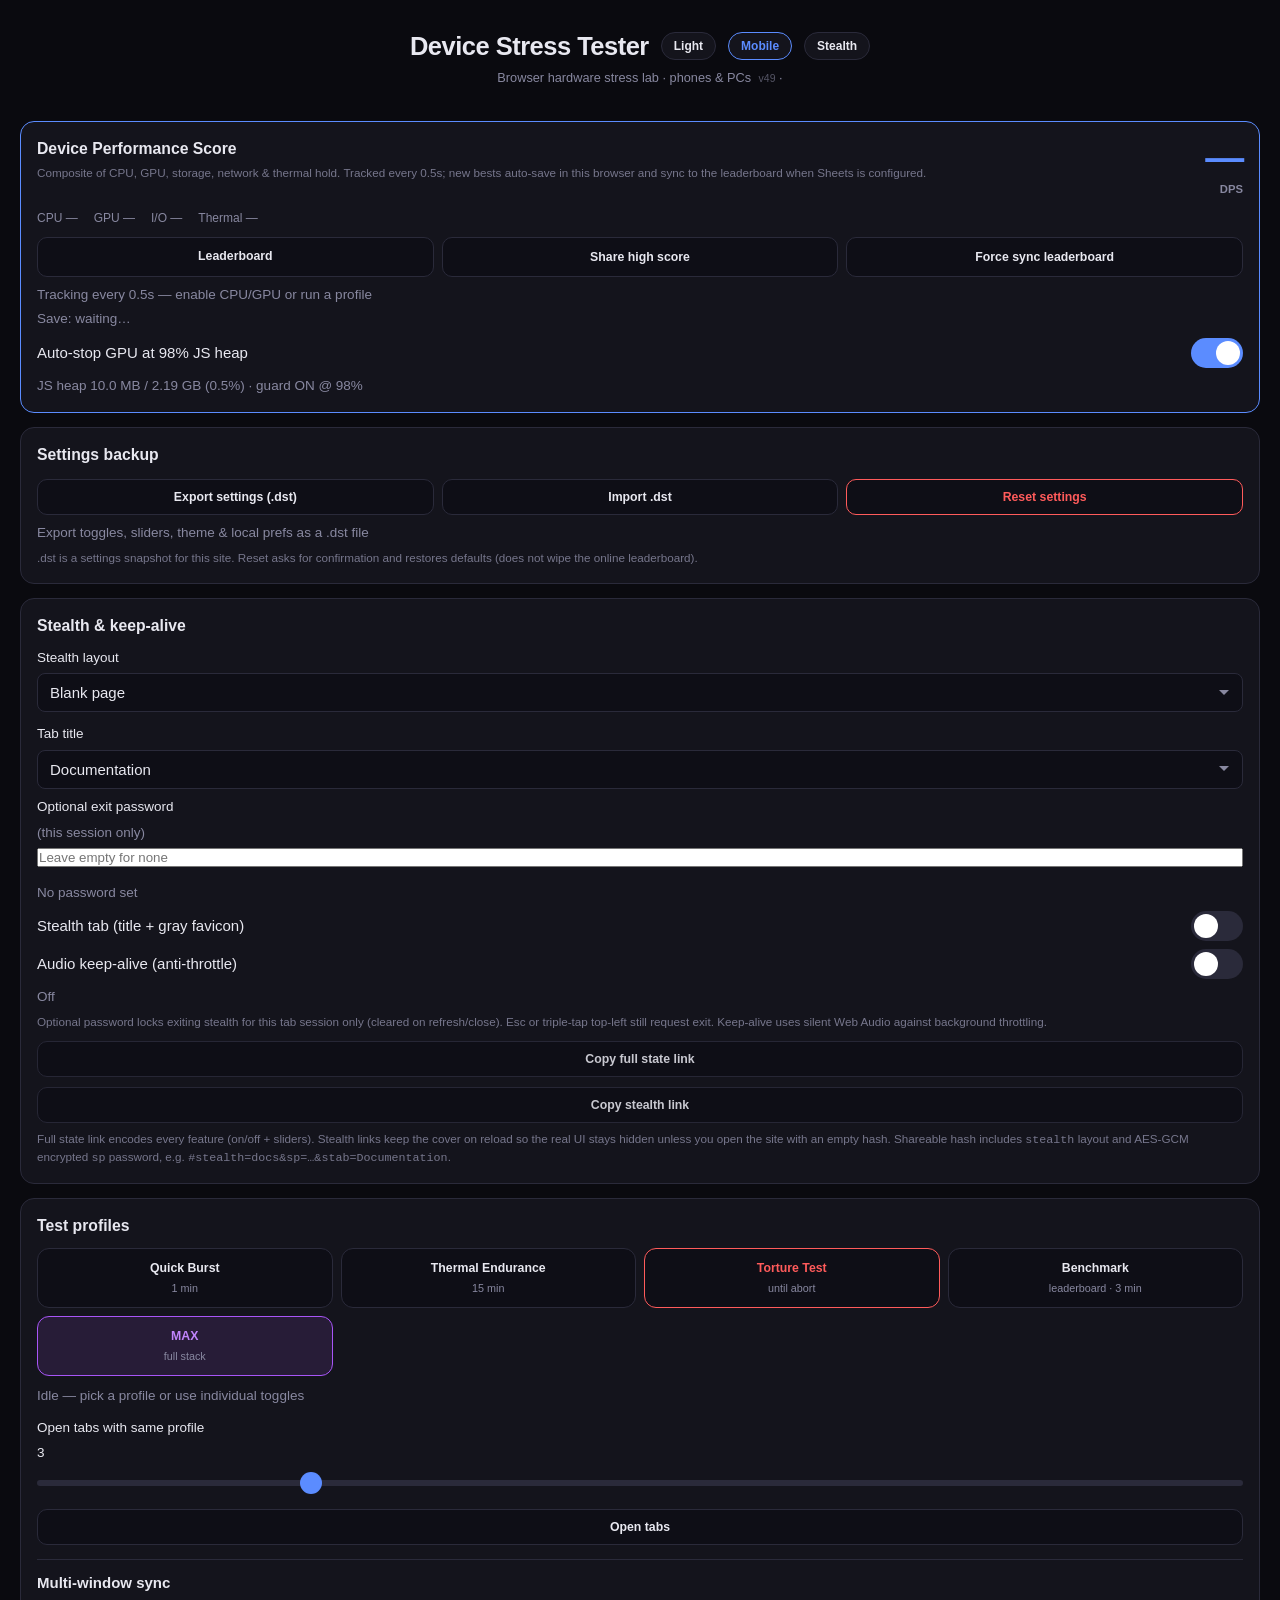
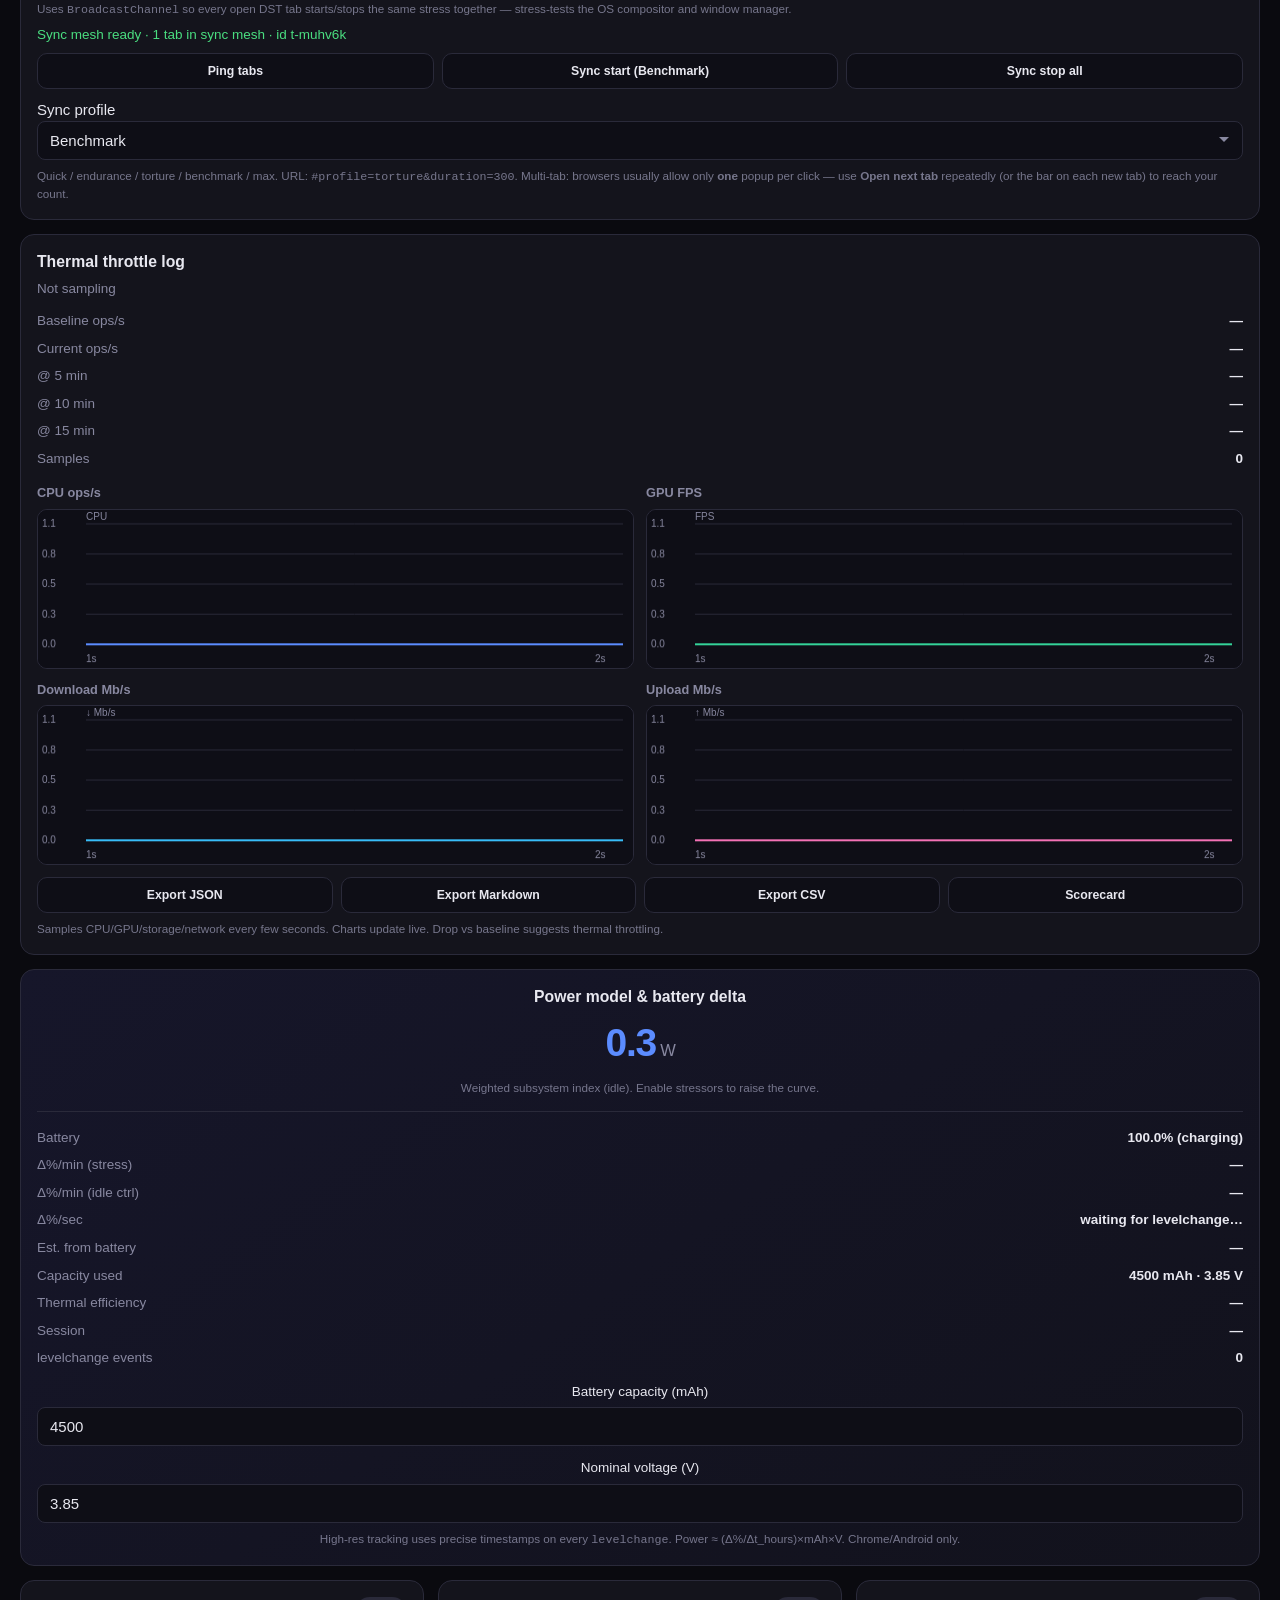
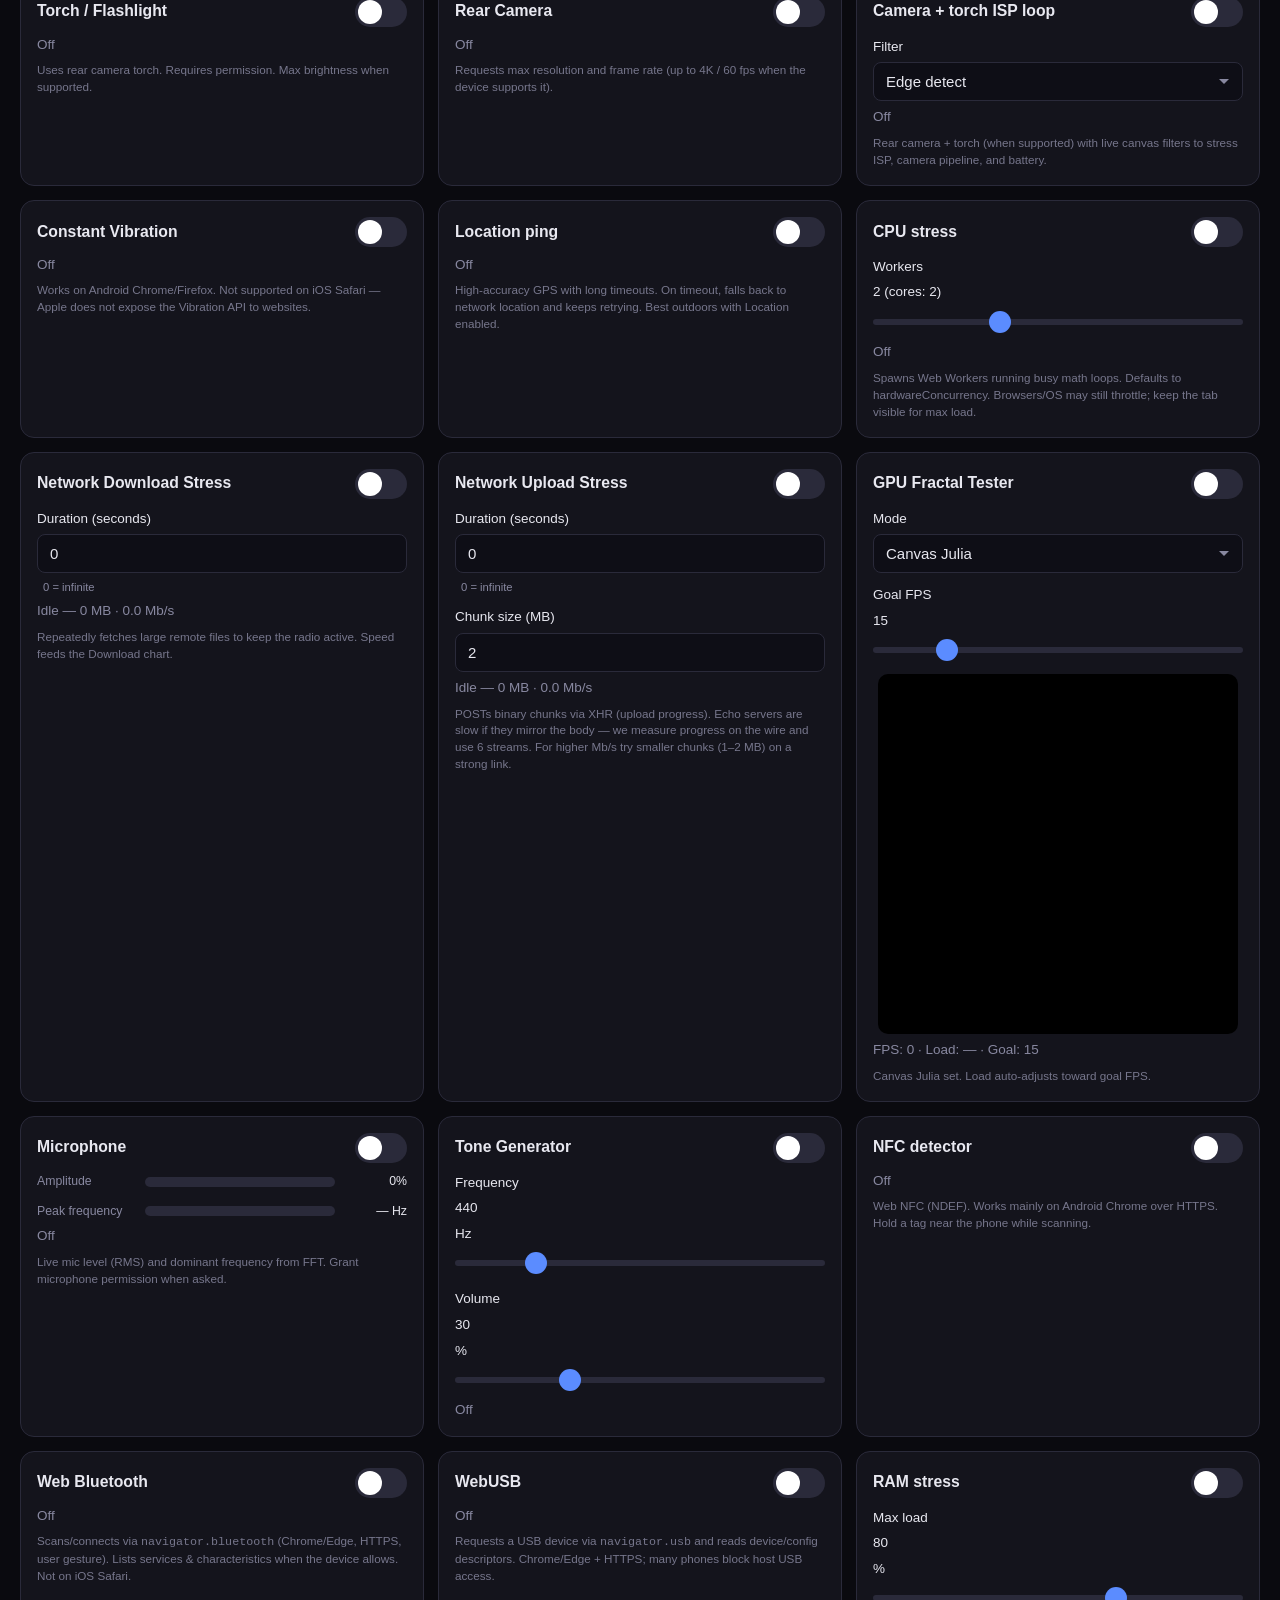
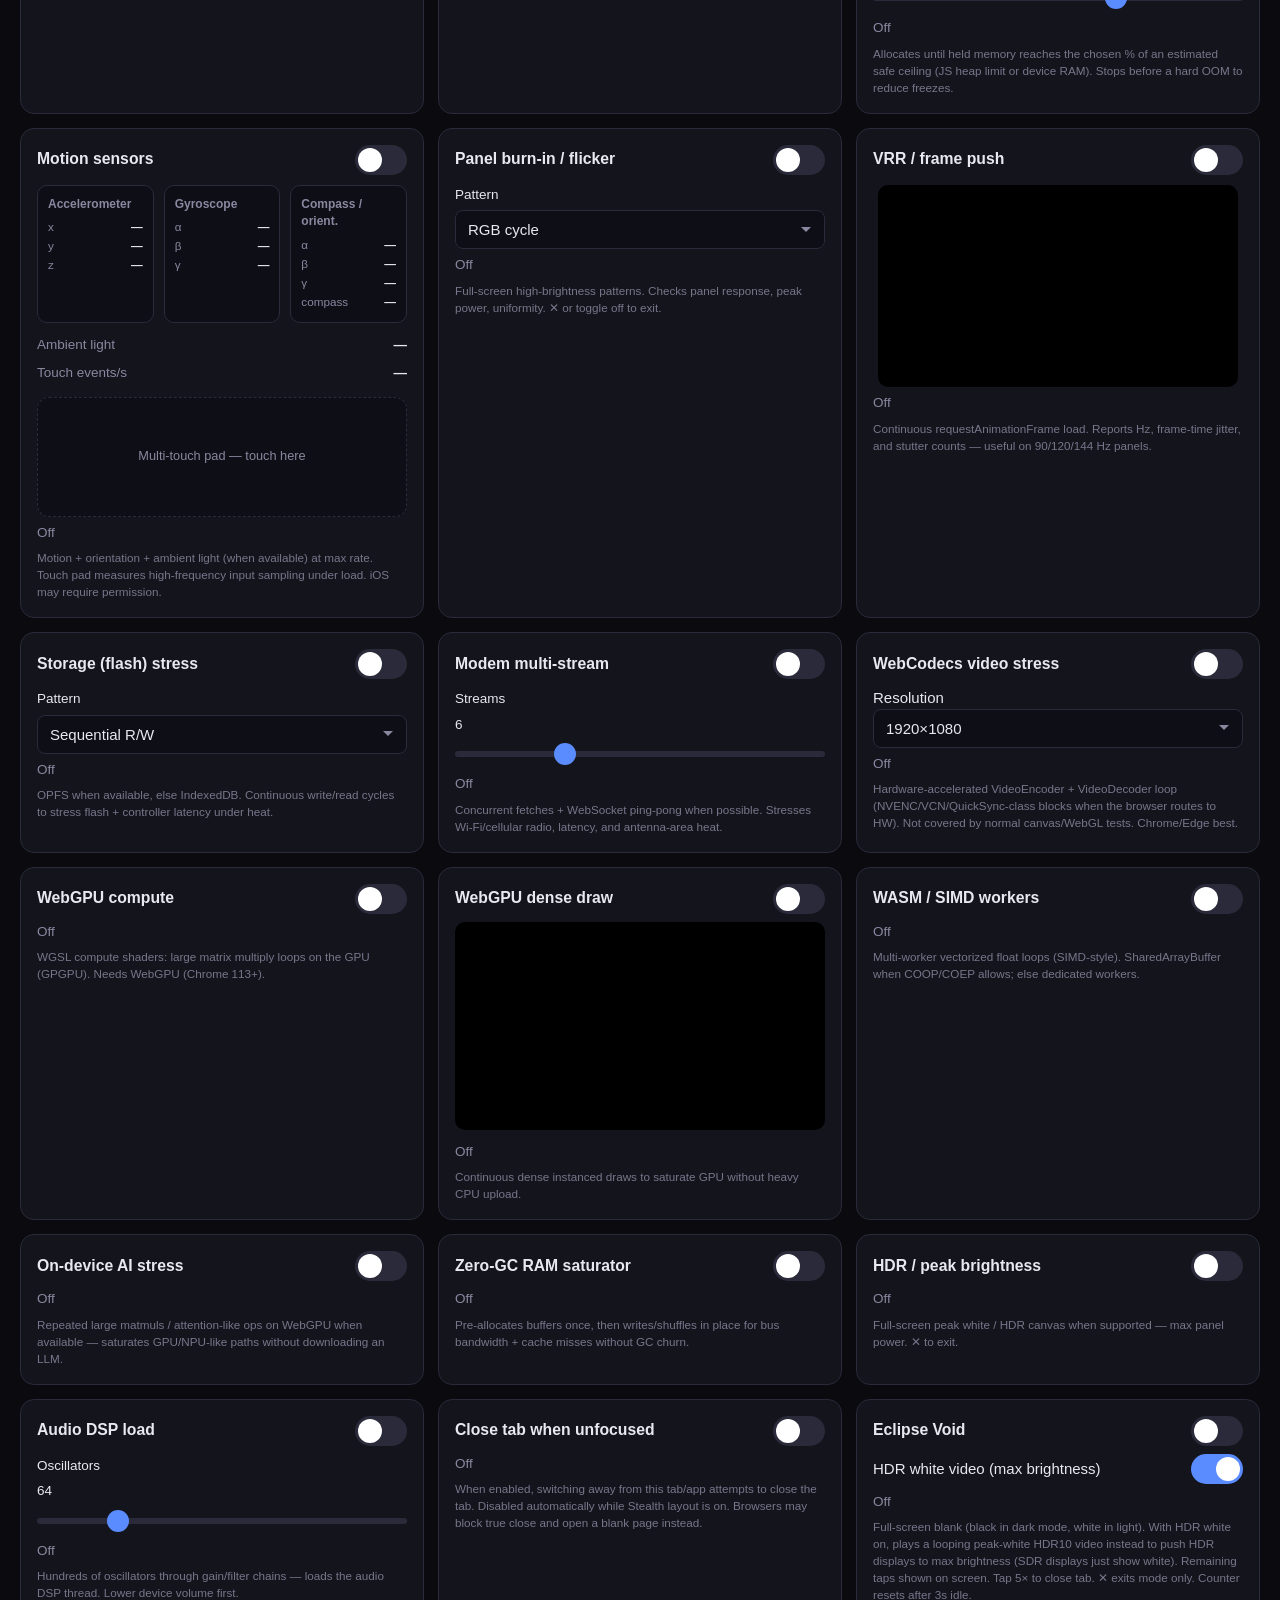
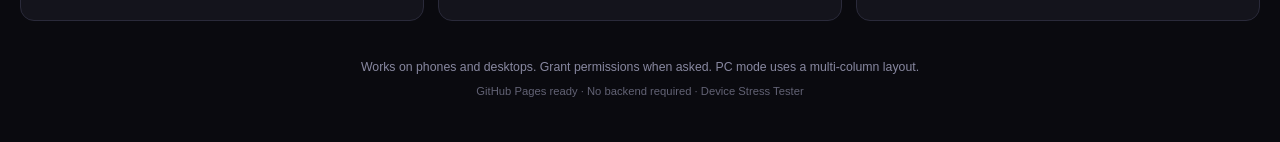
<file: index.html>
<!DOCTYPE html>
<html lang="en">
<head>
  <meta charset="UTF-8" />
  <meta name="viewport" content="width=device-width, initial-scale=1, maximum-scale=1, user-scalable=no, viewport-fit=cover" />
  <meta name="theme-color" content="#0a0a0f" />
  <meta name="apple-mobile-web-app-capable" content="yes" />
  <meta name="apple-mobile-web-app-status-bar-style" content="black-translucent" />
  <!-- Discourage aggressive caching so GitHub Pages updates show up -->
  <meta http-equiv="Cache-Control" content="no-cache, no-store, must-revalidate" />
  <meta http-equiv="Pragma" content="no-cache" />
  <meta http-equiv="Expires" content="0" />
  <title>Device Stress Tester</title>
  <link rel="icon" id="appFavicon" href="data:image/svg+xml,%3Csvg xmlns='http://www.w3.org/2000/svg' viewBox='0 0 32 32'%3E%3Crect width='32' height='32' rx='6' fill='%235b8cff'/%3E%3C/svg%3E" />
  <!-- Bump ?v= when you deploy so browsers fetch fresh assets -->
    <script>
    (function () {
      try {
        var h = (location.hash || "").replace(/^#/, "");
        if (/(?:^|&)stealth=/.test(h)) {
          document.documentElement.classList.add("boot-stealth");
          if (/stealth=docs/.test(h)) document.documentElement.classList.add("boot-stealth-docs");
          if (/stealth=terminal/.test(h)) document.documentElement.classList.add("boot-stealth-terminal");
        }
      } catch (e) {}
    })();
  </script>
  <style id="boot-stealth-style">
    html.boot-stealth body { background: #f7f7f8 !important; }
    html.boot-stealth .app { visibility: hidden !important; pointer-events: none !important; }
    html.boot-stealth::after {
      content: "";
      position: fixed;
      inset: 0;
      z-index: 2147483646;
      background: #ffffff;
      pointer-events: none;
    }
    html.boot-stealth.boot-stealth-docs::after { background: #fafafa; }
    html.boot-stealth.boot-stealth-terminal::after { background: #0c0c0c; }
  </style>
  <link rel="stylesheet" href="styles.css?v=49" />
</head>
<body>
  <div class="app">
    <header>
      <div class="header-row">
        <h1>Device Stress Tester</h1>
        <button type="button" id="themeToggle" class="theme-btn" aria-label="Toggle light mode">Light</button>
        <button type="button" id="pcModeToggle" class="theme-btn" aria-label="Toggle PC multi-column layout">PC</button>
        <button type="button" id="stealthToggle" class="theme-btn" aria-label="Toggle stealth mode">Stealth</button>
      </div>
      <p class="subtitle">Browser hardware stress lab · phones &amp; PCs <span id="buildTag" class="build-tag">v49</span> · <span id="viewCounter" class="view-counter" title="Total page views">views …</span></p>
    </header>

    <!-- Absolute device score -->
    <section class="card card-span-all abs-score-card" id="absScoreCard">
      <div class="abs-score-row">
        <div>
          <h2>Device Performance Score</h2>
          <p class="hint" style="margin:4px 0 0">Composite of CPU, GPU, storage, network &amp; thermal hold. Tracked every 0.5s; new bests auto-save in this browser and sync to the leaderboard when Sheets is configured.</p>
        </div>
        <div class="abs-score-value-wrap">
          <span id="absScoreValue" class="abs-score-value">—</span>
          <span class="abs-score-unit">DPS</span>
        </div>
      </div>
      <div class="abs-score-breakdown" id="absScoreBreakdown">
        <span>CPU —</span><span>GPU —</span><span>I/O —</span><span>Thermal —</span>
      </div>
      <div class="export-row" style="margin-top:10px">
        <a class="export-btn" href="leaderboard.html" style="text-align:center;text-decoration:none">Leaderboard</a>
        <button type="button" class="export-btn" id="shareScoreBtn">Share high score</button>
        <button type="button" class="export-btn" id="submitScoreBtn">Force sync leaderboard</button>
      </div>
      <p class="status" id="absScoreStatus" style="margin-top:8px">Tracking DPS every 0.5s · local auto-save on new best</p>
      <p class="status" id="absSaveStatus" style="margin-top:4px">Save: waiting…</p>
      <div class="card-header" style="margin-top:10px">
        <span>Auto-stop GPU at 98% JS heap</span>
        <label class="switch">
          <input type="checkbox" id="memProtectToggle" checked />
          <span class="slider"></span>
        </label>
      </div>
      <p class="status" id="memStatus" style="margin-top:6px">Memory: —</p>
    </section>

    <section class="card card-span-all" id="settingsCard">
      <h2>Settings backup</h2>
      <div class="export-row">
        <button type="button" class="export-btn" id="exportSettingsBtn">Export settings (.dst)</button>
        <button type="button" class="export-btn" id="importSettingsBtn">Import .dst</button>
        <button type="button" class="export-btn" id="resetSettingsBtn" style="border-color:var(--danger);color:var(--danger)">Reset settings</button>
      </div>
      <input type="file" id="importSettingsFile" accept=".dst,application/json,.json" hidden />
      <p class="status" id="settingsBackupStatus" style="margin-top:8px">Export toggles, sliders, theme &amp; local prefs as a .dst file</p>
      <p class="hint">.dst is a settings snapshot for this site. Reset asks for confirmation and restores defaults (does not wipe the online leaderboard).</p>
    </section>

    <!-- Stealth / keep-alive controls -->
    <section class="card card-span-all" id="stealthCard">
      <h2>Stealth &amp; keep-alive</h2>
      <div class="controls">
        <label>
          Stealth layout
          <select id="stealthLayout">
            <option value="blank">Blank page</option>
            <option value="docs">Documentation</option>
            <option value="terminal">Terminal</option>
          </select>
        </label>
        <label>
          Tab title
          <select id="stealthTitle">
            <option value="Documentation">Documentation</option>
            <option value="Blank Page">Blank Page</option>
            <option value="Notes">Notes</option>
            <option value="about:blank">about:blank</option>
            <option value="Inbox">Inbox</option>
          </select>
        </label>
      </div>
      <div class="controls" style="margin-top:8px">
        <label>
          Optional exit password <span style="font-weight:400;color:var(--muted)">(this session only)</span>
          <input type="password" id="stealthPassword" placeholder="Leave empty for none" autocomplete="new-password" />
        </label>
        <p class="status" id="stealthPassStatus" style="margin:4px 0 0">No password set</p>
      </div>
      <div class="card-header" style="margin-top:8px">
        <span>Stealth tab (title + gray favicon)</span>
        <label class="switch">
          <input type="checkbox" id="stealthTabToggle" />
          <span class="slider"></span>
        </label>
      </div>
      <div class="card-header">
        <span>Audio keep-alive (anti-throttle)</span>
        <label class="switch">
          <input type="checkbox" id="keepAliveToggle" />
          <span class="slider"></span>
        </label>
      </div>
      <p class="status" id="keepAliveStatus">Off</p>
      <p class="hint">Optional password locks exiting stealth for this tab session only (cleared on refresh/close). Esc or triple-tap top-left still request exit. Keep-alive uses silent Web Audio against background throttling.
      <button type="button" class="export-btn" id="copyFullLink" style="margin-top:10px;width:100%">Copy full state link</button>
      <button type="button" class="export-btn" id="copyStealthLink" style="margin-top:10px;width:100%">Copy stealth link</button>
      <p class="hint">Full state link encodes every feature (on/off + sliders). Stealth links keep the cover on reload so the real UI stays hidden unless you open the site with an empty hash. Shareable hash includes <code>stealth</code> layout and AES-GCM encrypted <code>sp</code> password, e.g. <code>#stealth=docs&amp;sp=…&amp;stab=Documentation</code>.</p>
    </section>


    <!-- Preset profiles -->
    <section class="card preset-card card-span-all">
      <h2>Test profiles</h2>
      <div class="preset-btns">
        <button type="button" class="preset-btn" id="presetQuick">Quick Burst<br /><span>1 min</span></button>
        <button type="button" class="preset-btn" id="presetEndurance">Thermal Endurance<br /><span>15 min</span></button>
        <button type="button" class="preset-btn preset-btn-danger" id="presetTorture">Torture Test<br /><span>until abort</span></button>
        <button type="button" class="preset-btn" id="presetBenchmark">Benchmark<br /><span>leaderboard · 3 min</span></button>
        <button type="button" class="preset-btn preset-btn-max" id="presetMax">MAX<br /><span>full stack</span></button>
      </div>
      <p class="status" id="presetStatus">Idle — pick a profile or use individual toggles</p>
      <button type="button" class="preset-abort" id="presetAbort" hidden>Abort profile</button>
      <div class="controls" style="margin-top:12px">
        <label>
          Open tabs with same profile <span id="multiTabValue">3</span>
          <input type="range" id="multiTabSlider" min="1" max="10" value="3" step="1" />
        </label>
        <button type="button" class="export-btn" id="multiTabOpen">Open tabs</button>
      </div>

      <div class="sync-box" id="multiWindowSync" style="margin-top:14px;padding-top:12px;border-top:1px solid var(--border)">
        <h3 style="margin:0 0 8px;font-size:1rem">Multi-window sync</h3>
        <p class="hint" style="margin-top:0">Uses <code>BroadcastChannel</code> so every open DST tab starts/stops the same stress together — stress-tests the OS compositor and window manager.</p>
        <p class="status" id="syncStatus">Sync idle · 1 local tab</p>
        <div class="export-row" style="margin-top:8px">
          <button type="button" class="export-btn" id="syncPingBtn">Ping tabs</button>
          <button type="button" class="export-btn" id="syncStartBtn">Sync start (Benchmark)</button>
          <button type="button" class="export-btn" id="syncStopBtn">Sync stop all</button>
        </div>
        <label style="display:block;margin-top:10px">
          Sync profile
          <select id="syncProfile">
            <option value="benchmark">Benchmark</option>
            <option value="endurance">Thermal Endurance</option>
            <option value="torture">Torture</option>
            <option value="max">MAX</option>
            <option value="quick">Quick Burst</option>
          </select>
        </label>
      </div>
      <div id="spawnBar" class="spawn-bar" hidden>
        <p id="spawnBarText">Browser blocked extra tabs.</p>
        <button type="button" class="export-btn" id="spawnNextBtn">Open next tab</button>
      </div>
      <p class="hint">Quick / endurance / torture / benchmark / max. URL: <code>#profile=torture&amp;duration=300</code>. Multi-tab: browsers usually allow only <strong>one</strong> popup per click — use <strong>Open next tab</strong> repeatedly (or the bar on each new tab) to reach your count.</p>
    </section>

    <!-- Thermal / performance telemetry -->
    <section class="card card-span-all">
      <h2>Thermal throttle log</h2>
      <p class="status" id="throttleStatus">Not sampling</p>
      <div class="throttle-stats">
        <div class="battery-row"><span>Baseline ops/s</span><span id="telBaseline">—</span></div>
        <div class="battery-row"><span>Current ops/s</span><span id="telCurrent">—</span></div>
        <div class="battery-row"><span>@ 5 min</span><span id="tel5">—</span></div>
        <div class="battery-row"><span>@ 10 min</span><span id="tel10">—</span></div>
        <div class="battery-row"><span>@ 15 min</span><span id="tel15">—</span></div>
        <div class="battery-row"><span>Samples</span><span id="telSamples">0</span></div>
      </div>
      <div class="perf-charts">
        <div class="perf-chart-wrap">
          <h3>CPU ops/s</h3>
          <canvas id="cpuChart" width="640" height="180"></canvas>
        </div>
        <div class="perf-chart-wrap">
          <h3>GPU FPS</h3>
          <canvas id="gpuChart" width="640" height="180"></canvas>
        </div>
        <div class="perf-chart-wrap">
          <h3>Download Mb/s</h3>
          <canvas id="netDownChart" width="640" height="180"></canvas>
        </div>
        <div class="perf-chart-wrap">
          <h3>Upload Mb/s</h3>
          <canvas id="netUpChart" width="640" height="180"></canvas>
        </div>
      </div>
      <div class="export-row">
        <button type="button" class="export-btn" id="exportJson">Export JSON</button>
        <button type="button" class="export-btn" id="exportMd">Export Markdown</button>
        <button type="button" class="export-btn" id="exportCsv">Export CSV</button>
        <button type="button" class="export-btn" id="exportScorecard">Scorecard</button>
      </div>
      <p class="hint">Samples CPU/GPU/storage/network every few seconds. Charts update live. Drop vs baseline suggests thermal throttling.</p>
    </section>

    <!-- Scorecard (for screenshot) -->
    <section class="card scorecard-card card-span-all" id="scorecardCard" hidden>
      <h2>Performance scorecard</h2>
      <pre id="scorecardText" class="scorecard-pre"></pre>
      <div class="perf-charts scorecard-charts">
        <div class="perf-chart-wrap">
          <h3>CPU ops/s</h3>
          <canvas id="cpuChartCard" width="640" height="180"></canvas>
        </div>
        <div class="perf-chart-wrap">
          <h3>GPU FPS</h3>
          <canvas id="gpuChartCard" width="640" height="180"></canvas>
        </div>
      </div>
      <div class="export-row">
        <button type="button" class="export-btn" id="copyScorecard">Copy summary</button>
        <button type="button" class="export-btn" id="exportMdFromCard">Download Markdown</button>
      </div>
    </section>

    <section class="card power-card card-span-all">
      <h2>Power model &amp; battery delta</h2>
      <div class="power-display">
        <span id="powerWatts">0.0</span><span class="unit">W</span>
      </div>
      <p class="hint" id="powerModelHint">Weighted subsystem index (relative W). Battery-derived mW appears when level drops.</p>
      <div class="battery-stats">
        <div class="battery-row"><span>Battery</span><span id="batteryLevel">—</span></div>
        <div class="battery-row"><span>Δ%/min (stress)</span><span id="batteryDropMin">—</span></div>
        <div class="battery-row"><span>Δ%/min (idle ctrl)</span><span id="batteryIdleRate">—</span></div>
        <div class="battery-row"><span>Δ%/sec</span><span id="batteryDropSec">—</span></div>
        <div class="battery-row"><span>Est. from battery</span><span id="batteryMw">—</span></div>
        <div class="battery-row"><span>Capacity used</span><span id="batteryCap">—</span></div>
        <div class="battery-row"><span>Thermal efficiency</span><span id="thermalEff">—</span></div>
        <div class="battery-row"><span>Session</span><span id="batterySession">—</span></div>
        <div class="battery-row"><span>levelchange events</span><span id="batteryEvents">0</span></div>
      </div>
      <div class="controls" style="margin-top:10px">
        <label>
          Battery capacity (mAh)
          <input type="number" id="batteryCapacityMah" value="4500" min="500" max="30000" step="100" />
        </label>
        <label>
          Nominal voltage (V)
          <input type="number" id="batteryVoltage" value="3.85" min="3.0" max="5.0" step="0.01" />
        </label>
      </div>
      <p class="hint" id="batteryHint">High-res tracking uses precise timestamps on every <code>levelchange</code>. Power ≈ (Δ%/Δt_hours)×mAh×V. Chrome/Android only.</p>
    </section>

    <!-- Torch -->
    <section class="card">
      <div class="card-header">
        <h2>Torch / Flashlight</h2>
        <label class="switch">
          <input type="checkbox" id="torchToggle" />
          <span class="slider"></span>
        </label>
      </div>
      <p class="status" id="torchStatus">Off</p>
      <p class="hint">Uses rear camera torch. Requires permission. Max brightness when supported.</p>
    </section>

    <!-- Camera -->
    <section class="card">
      <div class="card-header">
        <h2>Rear Camera</h2>
        <label class="switch">
          <input type="checkbox" id="cameraToggle" />
          <span class="slider"></span>
        </label>
      </div>
      <div class="camera-wrap">
        <video id="cameraPreview" playsinline muted autoplay></video>
        <canvas id="cameraCanvas" style="display:none"></canvas>
      </div>
      <p class="status" id="cameraStatus">Off</p>
      <p class="hint">Requests max resolution and frame rate (up to 4K / 60 fps when the device supports it).</p>
    </section>

    <!-- Camera + torch ISP loop -->
    <section class="card">
      <div class="card-header">
        <h2>Camera + torch ISP loop</h2>
        <label class="switch">
          <input type="checkbox" id="ispToggle" />
          <span class="slider"></span>
        </label>
      </div>
      <div class="camera-wrap" id="ispWrap">
        <video id="ispVideo" playsinline muted autoplay></video>
        <canvas id="ispCanvas"></canvas>
      </div>
      <div class="controls">
        <label>
          Filter
          <select id="ispFilter">
            <option value="edge">Edge detect</option>
            <option value="sobel">Sobel</option>
            <option value="invert">Invert</option>
            <option value="gray">Grayscale boost</option>
          </select>
        </label>
      </div>
      <p class="status" id="ispStatus">Off</p>
      <p class="hint">Rear camera + torch (when supported) with live canvas filters to stress ISP, camera pipeline, and battery.</p>
    </section>

    <!-- Vibration -->
    <section class="card">
      <div class="card-header">
        <h2>Constant Vibration</h2>
        <label class="switch">
          <input type="checkbox" id="vibrateToggle" />
          <span class="slider"></span>
        </label>
      </div>
      <p class="status" id="vibrateStatus">Off</p>
      <p class="hint">Works on Android Chrome/Firefox. Not supported on iOS Safari — Apple does not expose the Vibration API to websites.</p>
    </section>

    <!-- Location -->
    <section class="card">
      <div class="card-header">
        <h2>Location ping</h2>
        <label class="switch">
          <input type="checkbox" id="locationToggle" />
          <span class="slider"></span>
        </label>
      </div>
      <p class="status" id="locationStatus">Off</p>
      <p class="hint">High-accuracy GPS with long timeouts. On timeout, falls back to network location and keeps retrying. Best outdoors with Location enabled.</p>
    </section>

    <!-- CPU stress -->
    <section class="card">
      <div class="card-header">
        <h2>CPU stress</h2>
        <label class="switch">
          <input type="checkbox" id="cpuToggle" />
          <span class="slider"></span>
        </label>
      </div>
      <div class="controls">
        <label>
          Workers <span id="cpuWorkersValue">0</span>
          <input type="range" id="cpuWorkersSlider" min="1" max="16" value="0" step="1" />
        </label>
      </div>
      <p class="status" id="cpuStatus">Off</p>
      <p class="hint">Spawns Web Workers running busy math loops. Defaults to hardwareConcurrency. Browsers/OS may still throttle; keep the tab visible for max load.</p>
    </section>

    <!-- Network stress -->
    <section class="card">
      <div class="card-header">
        <h2>Network Download Stress</h2>
        <label class="switch">
          <input type="checkbox" id="downloadToggle" />
          <span class="slider"></span>
        </label>
      </div>
      <div class="controls">
        <label>
          Duration (seconds)
          <input type="number" id="downloadDuration" value="0" min="0" step="1" />
          <span class="hint-inline">0 = infinite</span>
        </label>
      </div>
      <p class="status" id="downloadStatus">Idle — 0 MB · 0.0 Mb/s</p>
      <p class="hint">Repeatedly fetches large remote files to keep the radio active. Speed feeds the Download chart.</p>
    </section>

    <!-- Network upload stress -->
    <section class="card">
      <div class="card-header">
        <h2>Network Upload Stress</h2>
        <label class="switch">
          <input type="checkbox" id="uploadToggle" />
          <span class="slider"></span>
        </label>
      </div>
      <div class="controls">
        <label>
          Duration (seconds)
          <input type="number" id="uploadDuration" value="0" min="0" step="1" />
          <span class="hint-inline">0 = infinite</span>
        </label>
        <label>
          Chunk size (MB)
          <input type="number" id="uploadChunkMB" value="2" min="1" max="32" step="1" />
        </label>
      </div>
      <p class="status" id="uploadStatus">Idle — 0 MB · 0.0 Mb/s</p>
      <p class="hint">POSTs binary chunks via XHR (upload progress). Echo servers are slow if they mirror the body — we measure progress on the wire and use 6 streams. For higher Mb/s try smaller chunks (1–2 MB) on a strong link.</p>
    </section>

    <!-- GPU / Fractals -->
    <section class="card">
      <div class="card-header">
        <h2>GPU Fractal Tester</h2>
        <label class="switch">
          <input type="checkbox" id="gpuToggle" />
          <span class="slider"></span>
        </label>
      </div>
      <div class="controls">
        <label>
          Mode
          <select id="gpuMode">
            <option value="canvas">Canvas Julia</option>
            <option value="webgl">WebGL Volume (device lag)</option>
          </select>
        </label>
        <label id="goalFpsControl">
          Goal FPS <span id="goalFpsValue">15</span>
          <input type="range" id="goalFpsSlider" min="5" max="60" value="15" step="1" />
        </label>
      </div>
      <canvas id="fractalCanvas" width="400" height="400"></canvas>
      <p class="status">
        FPS: <span id="fpsCounter">0</span>
        · Load: <span id="loadCounter">—</span>
        · Goal: <span id="goalFpsLabel">15</span>
      </p>
      <p class="hint" id="gpuHint">Both modes auto-scale load to hit goal FPS. WebGL volume raymarch can lag the whole device — lower goal = heavier stress.</p>
    </section>

    <!-- Microphone -->
    <section class="card">
      <div class="card-header">
        <h2>Microphone</h2>
        <label class="switch">
          <input type="checkbox" id="micToggle" />
          <span class="slider"></span>
        </label>
      </div>
      <div class="mic-meters">
        <div class="mic-meter">
          <span class="mic-label">Amplitude</span>
          <div class="mic-bar-wrap"><div id="micAmpBar" class="mic-bar"></div></div>
          <span id="micAmpValue" class="mic-readout">0%</span>
        </div>
        <div class="mic-meter">
          <span class="mic-label">Peak frequency</span>
          <div class="mic-bar-wrap"><div id="micFreqBar" class="mic-bar mic-bar-freq"></div></div>
          <span id="micFreqValue" class="mic-readout">— Hz</span>
        </div>
      </div>
      <p class="status" id="micStatus">Off</p>
      <p class="hint">Live mic level (RMS) and dominant frequency from FFT. Grant microphone permission when asked.</p>
    </section>

    <!-- Audio tone -->
    <section class="card">
      <div class="card-header">
        <h2>Tone Generator</h2>
        <label class="switch">
          <input type="checkbox" id="toneToggle" />
          <span class="slider"></span>
        </label>
      </div>
      <div class="controls">
        <label>
          Frequency <span id="freqValue">440</span> Hz
          <input type="range" id="freqSlider" min="50" max="2000" value="440" step="1" />
        </label>
        <label>
          Volume <span id="volValue">30</span>%
          <input type="range" id="volSlider" min="0" max="100" value="30" step="1" />
        </label>
      </div>
      <p class="status" id="toneStatus">Off</p>
    </section>

    <!-- NFC -->
    <section class="card">
      <div class="card-header">
        <h2>NFC detector</h2>
        <label class="switch">
          <input type="checkbox" id="nfcToggle" />
          <span class="slider"></span>
        </label>
      </div>
      <p class="status" id="nfcStatus">Off</p>
      <p class="hint">Web NFC (NDEF). Works mainly on Android Chrome over HTTPS. Hold a tag near the phone while scanning.</p>
    </section>

    <!-- Web Bluetooth -->
    <section class="card">
      <div class="card-header">
        <h2>Web Bluetooth</h2>
        <label class="switch">
          <input type="checkbox" id="btToggle" />
          <span class="slider"></span>
        </label>
      </div>
      <p class="status" id="btStatus">Off</p>
      <pre id="btLog" class="scorecard-pre" hidden></pre>
      <p class="hint">Scans/connects via <code>navigator.bluetooth</code> (Chrome/Edge, HTTPS, user gesture). Lists services &amp; characteristics when the device allows. Not on iOS Safari.</p>
    </section>

    <!-- WebUSB -->
    <section class="card">
      <div class="card-header">
        <h2>WebUSB</h2>
        <label class="switch">
          <input type="checkbox" id="usbToggle" />
          <span class="slider"></span>
        </label>
      </div>
      <p class="status" id="usbStatus">Off</p>
      <pre id="usbLog" class="scorecard-pre" hidden></pre>
      <p class="hint">Requests a USB device via <code>navigator.usb</code> and reads device/config descriptors. Chrome/Edge + HTTPS; many phones block host USB access.</p>
    </section>

    <!-- RAM stress -->
    <section class="card">
      <div class="card-header">
        <h2>RAM stress</h2>
        <label class="switch">
          <input type="checkbox" id="ramToggle" />
          <span class="slider"></span>
        </label>
      </div>
      <div class="controls">
        <label>
          Max load <span id="ramMaxValue">80</span>%
          <input type="range" id="ramMaxSlider" min="50" max="95" value="80" step="1" />
        </label>
      </div>
      <p class="status" id="ramStatus">Off</p>
      <p class="hint">Allocates until held memory reaches the chosen % of an estimated safe ceiling (JS heap limit or device RAM). Stops before a hard OOM to reduce freezes.</p>
    </section>

    <!-- Motion sensors -->
    <section class="card">
      <div class="card-header">
        <h2>Motion sensors</h2>
        <label class="switch">
          <input type="checkbox" id="sensorsToggle" />
          <span class="slider"></span>
        </label>
      </div>
      <div class="sensor-grid">
        <div class="sensor-block">
          <h3>Accelerometer</h3>
          <p class="sensor-line">x <span id="accX">—</span></p>
          <p class="sensor-line">y <span id="accY">—</span></p>
          <p class="sensor-line">z <span id="accZ">—</span></p>
        </div>
        <div class="sensor-block">
          <h3>Gyroscope</h3>
          <p class="sensor-line">α <span id="gyroA">—</span></p>
          <p class="sensor-line">β <span id="gyroB">—</span></p>
          <p class="sensor-line">γ <span id="gyroG">—</span></p>
        </div>
        <div class="sensor-block">
          <h3>Compass / orient.</h3>
          <p class="sensor-line">α <span id="oriA">—</span></p>
          <p class="sensor-line">β <span id="oriB">—</span></p>
          <p class="sensor-line">γ <span id="oriG">—</span></p>
          <p class="sensor-line">compass <span id="oriCompass">—</span></p>
        </div>
      </div>
      <div class="battery-row" style="margin-top:8px">
        <span>Ambient light</span>
        <span id="lightLux">—</span>
      </div>
      <div class="battery-row">
        <span>Touch events/s</span>
        <span id="touchEps">—</span>
      </div>
      <div id="touchPad" class="touch-pad">Multi-touch pad — touch here</div>
      <p class="status" id="sensorsStatus">Off</p>
      <p class="hint">Motion + orientation + ambient light (when available) at max rate. Touch pad measures high-frequency input sampling under load. iOS may require permission.</p>
    </section>

    <!-- Panel burn-in / flicker -->
    <section class="card">
      <div class="card-header">
        <h2>Panel burn-in / flicker</h2>
        <label class="switch">
          <input type="checkbox" id="panelToggle" />
          <span class="slider"></span>
        </label>
      </div>
      <div class="controls">
        <label>
          Pattern
          <select id="panelPattern">
            <option value="rgb">RGB cycle</option>
            <option value="flash">White / black flash</option>
            <option value="grid">High-contrast grid</option>
            <option value="spectrum">Spectrum sweep</option>
          </select>
        </label>
      </div>
      <p class="status" id="panelStatus">Off</p>
      <p class="hint">Full-screen high-brightness patterns. Checks panel response, peak power, uniformity. ✕ or toggle off to exit.</p>
    </section>

    <!-- VRR / frame pacing -->
    <section class="card">
      <div class="card-header">
        <h2>VRR / frame push</h2>
        <label class="switch">
          <input type="checkbox" id="vrrToggle" />
          <span class="slider"></span>
        </label>
      </div>
      <canvas id="vrrCanvas" width="320" height="180"></canvas>
      <p class="status" id="vrrStatus">Off</p>
      <p class="hint">Continuous requestAnimationFrame load. Reports Hz, frame-time jitter, and stutter counts — useful on 90/120/144 Hz panels.</p>
    </section>

    <!-- Storage stress OPFS / IndexedDB -->
    <section class="card">
      <div class="card-header">
        <h2>Storage (flash) stress</h2>
        <label class="switch">
          <input type="checkbox" id="storageToggle" />
          <span class="slider"></span>
        </label>
      </div>
      <div class="controls">
        <label>
          Pattern
          <select id="storagePattern">
            <option value="seq">Sequential R/W</option>
            <option value="rand">Random R/W</option>
            <option value="mixed">Mixed seq + random</option>
          </select>
        </label>
      </div>
      <p class="status" id="storageStatus">Off</p>
      <p class="hint">OPFS when available, else IndexedDB. Continuous write/read cycles to stress flash + controller latency under heat.</p>
    </section>

    <!-- Multi-stream network / modem -->
    <section class="card">
      <div class="card-header">
        <h2>Modem multi-stream</h2>
        <label class="switch">
          <input type="checkbox" id="modemToggle" />
          <span class="slider"></span>
        </label>
      </div>
      <div class="controls">
        <label>
          Streams <span id="modemStreamsValue">6</span>
          <input type="range" id="modemStreamsSlider" min="2" max="16" value="6" step="1" />
        </label>
      </div>
      <p class="status" id="modemStatus">Off</p>
      <p class="hint">Concurrent fetches + WebSocket ping-pong when possible. Stresses Wi‑Fi/cellular radio, latency, and antenna-area heat.</p>
    </section>


    <!-- WebCodecs video encode/decode -->
    <section class="card">
      <div class="card-header">
        <h2>WebCodecs video stress</h2>
        <label class="switch">
          <input type="checkbox" id="codecsToggle" />
          <span class="slider"></span>
        </label>
      </div>
      <label>
        Resolution
        <select id="codecsResolution">
          <option value="1280x720">1280×720</option>
          <option value="1920x1080" selected>1920×1080</option>
          <option value="2560x1440">2560×1440</option>
          <option value="3840x2160">3840×2160</option>
        </select>
      </label>
      <p class="status" id="codecsStatus">Off</p>
      <p class="hint">Hardware-accelerated VideoEncoder + VideoDecoder loop (NVENC/VCN/QuickSync-class blocks when the browser routes to HW). Not covered by normal canvas/WebGL tests. Chrome/Edge best.</p>
    </section>

    <!-- WebGPU compute -->
    <section class="card">
      <div class="card-header">
        <h2>WebGPU compute</h2>
        <label class="switch">
          <input type="checkbox" id="webgpuComputeToggle" />
          <span class="slider"></span>
        </label>
      </div>
      <p class="status" id="webgpuComputeStatus">Off</p>
      <p class="hint">WGSL compute shaders: large matrix multiply loops on the GPU (GPGPU). Needs WebGPU (Chrome 113+).</p>
    </section>

    <!-- WebGPU indirect draw -->
    <section class="card">
      <div class="card-header">
        <h2>WebGPU dense draw</h2>
        <label class="switch">
          <input type="checkbox" id="webgpuDrawToggle" />
          <span class="slider"></span>
        </label>
      </div>
      <canvas id="webgpuDrawCanvas" width="512" height="288" style="width:100%;border-radius:10px;background:#000"></canvas>
      <p class="status" id="webgpuDrawStatus">Off</p>
      <p class="hint">Continuous dense instanced draws to saturate GPU without heavy CPU upload.</p>
    </section>

    <!-- WASM / multi-core SIMD-style workers -->
    <section class="card">
      <div class="card-header">
        <h2>WASM / SIMD workers</h2>
        <label class="switch">
          <input type="checkbox" id="wasmToggle" />
          <span class="slider"></span>
        </label>
      </div>
      <p class="status" id="wasmStatus">Off</p>
      <p class="hint">Multi-worker vectorized float loops (SIMD-style). SharedArrayBuffer when COOP/COEP allows; else dedicated workers.</p>
    </section>

    <!-- Web AI inference stress -->
    <section class="card">
      <div class="card-header">
        <h2>On-device AI stress</h2>
        <label class="switch">
          <input type="checkbox" id="aiToggle" />
          <span class="slider"></span>
        </label>
      </div>
      <p class="status" id="aiStatus">Off</p>
      <p class="hint">Repeated large matmuls / attention-like ops on WebGPU when available — saturates GPU/NPU-like paths without downloading an LLM.</p>
    </section>

    <!-- Zero-GC memory saturator -->
    <section class="card">
      <div class="card-header">
        <h2>Zero-GC RAM saturator</h2>
        <label class="switch">
          <input type="checkbox" id="zeroGcToggle" />
          <span class="slider"></span>
        </label>
      </div>
      <p class="status" id="zeroGcStatus">Off</p>
      <p class="hint">Pre-allocates buffers once, then writes/shuffles in place for bus bandwidth + cache misses without GC churn.</p>
    </section>

    <!-- HDR OLED peak -->
    <section class="card">
      <div class="card-header">
        <h2>HDR / peak brightness</h2>
        <label class="switch">
          <input type="checkbox" id="hdrToggle" />
          <span class="slider"></span>
        </label>
      </div>
      <p class="status" id="hdrStatus">Off</p>
      <p class="hint">Full-screen peak white / HDR canvas when supported — max panel power. ✕ to exit.</p>
    </section>

    <!-- Heavy audio DSP -->
    <section class="card">
      <div class="card-header">
        <h2>Audio DSP load</h2>
        <label class="switch">
          <input type="checkbox" id="audioDspToggle" />
          <span class="slider"></span>
        </label>
      </div>
      <div class="controls">
        <label>
          Oscillators <span id="audioDspCountValue">64</span>
          <input type="range" id="audioDspCount" min="16" max="256" value="64" step="16" />
        </label>
      </div>
      <p class="status" id="audioDspStatus">Off</p>
      <p class="hint">Hundreds of oscillators through gain/filter chains — loads the audio DSP thread. Lower device volume first.</p>
    </section>

    <!-- Close when unfocused -->
    <section class="card">
      <div class="card-header">
        <h2>Close tab when unfocused</h2>
        <label class="switch">
          <input type="checkbox" id="blurCloseToggle" />
          <span class="slider"></span>
        </label>
      </div>
      <p class="status" id="blurCloseStatus">Off</p>
      <p class="hint">When enabled, switching away from this tab/app attempts to close the tab. Disabled automatically while Stealth layout is on. Browsers may block true close and open a blank page instead.</p>
    </section>

    <!-- Eclipse Void — blank screen -->
    <section class="card">
      <div class="card-header">
        <h2>Eclipse Void</h2>
        <label class="switch">
          <input type="checkbox" id="voidToggle" />
          <span class="slider"></span>
        </label>
      </div>
      <div class="card-header" style="margin-top:8px">
        <span>HDR white video (max brightness)</span>
        <label class="switch">
          <input type="checkbox" id="voidHdrToggle" checked />
          <span class="slider"></span>
        </label>
      </div>
      <p class="status" id="voidStatus">Off</p>
      <p class="hint">Full-screen blank (black in dark mode, white in light). With HDR white on, plays a looping peak-white HDR10 video instead to push HDR displays to max brightness (SDR displays just show white). Remaining taps shown on screen. Tap 5× to close tab. ✕ exits mode only. Counter resets after 3s idle.</p>
    </section>

    <footer class="card-span-all">
      <p>Works on phones and desktops. Grant permissions when asked. PC mode uses a multi-column layout.</p>
      <p class="small">GitHub Pages ready · No backend required · Device Stress Tester</p>
    </footer>
  </div>

  <!-- Full-screen overlay for Eclipse Void -->
  <div id="voidOverlay" class="void-overlay" hidden>
    <video id="voidHdrVideo" class="void-hdr-video" src="media/void-hdr-white.mp4" muted loop playsinline preload="none" disablepictureinpicture disableremoteplayback aria-hidden="true" hidden></video>
    <button type="button" id="voidCloseBtn" class="void-close" aria-label="Exit Eclipse Void">×</button>
    <p id="voidTapHint" class="void-tap-hint">5 taps left to close tab</p>
  </div>

  <!-- Full-screen panel test -->
  <div id="panelOverlay" class="panel-overlay" hidden>
    <button type="button" id="panelCloseBtn" class="panel-close" aria-label="Exit panel test">×</button>
  </div>

  <!-- HDR peak overlay -->
  <div id="hdrOverlay" class="panel-overlay" hidden style="background:#fff">
    <button type="button" id="hdrCloseBtn" class="panel-close" aria-label="Exit HDR test">×</button>
    <canvas id="hdrCanvas" style="position:absolute;inset:0;width:100%;height:100%"></canvas>
  </div>

  <!-- Stealth cover UI -->
  <div id="stealthCover" class="stealth-cover" hidden>
    <div id="stealthBlank" class="stealth-panel stealth-blank" hidden></div>
    <div id="stealthDocs" class="stealth-panel stealth-docs" hidden>
      <article>
        <h1>Product documentation</h1>
        <p class="stealth-meta">Last updated · Internal reference</p>
        <h2>1. Overview</h2>
        <p>This document describes the standard operating procedures for the internal knowledge base. Sections below summarize configuration, access control, and revision history for team use.</p>
        <h2>2. Getting started</h2>
        <p>Ensure you have the appropriate permissions before modifying shared resources. All changes should be reviewed according to the change-management policy.</p>
        <h2>3. Reference</h2>
        <p>For detailed API contracts and schema definitions, consult the architecture appendix. Contact the platform team if endpoints return unexpected status codes.</p>
        <h2>4. Appendix</h2>
        <p>Versioning follows semantic guidelines. Deprecated fields remain available for one release cycle before removal.</p>
      </article>
    </div>
    <div id="stealthTerminal" class="stealth-panel stealth-terminal" hidden>
      <pre id="stealthTermBody">$ session ready
$ _</pre>
    </div>
    <button type="button" id="stealthExitHint" class="stealth-exit-hint" title="Exit stealth">·</button>
    <div id="stealthUnlock" class="stealth-unlock" hidden>
      <div class="stealth-unlock-box">
        <p>Enter password to exit stealth</p>
        <input type="password" id="stealthUnlockInput" autocomplete="current-password" />
        <p id="stealthUnlockErr" class="stealth-unlock-err" hidden>Wrong password</p>
        <div class="stealth-unlock-actions">
          <button type="button" id="stealthUnlockCancel">Cancel</button>
          <button type="button" id="stealthUnlockSubmit">Unlock</button>
        </div>
      </div>
    </div>
  </div>

  <script src="config.js"></script>
  <script src="app.js?v=49"></script>
</body>
</html>
</file>
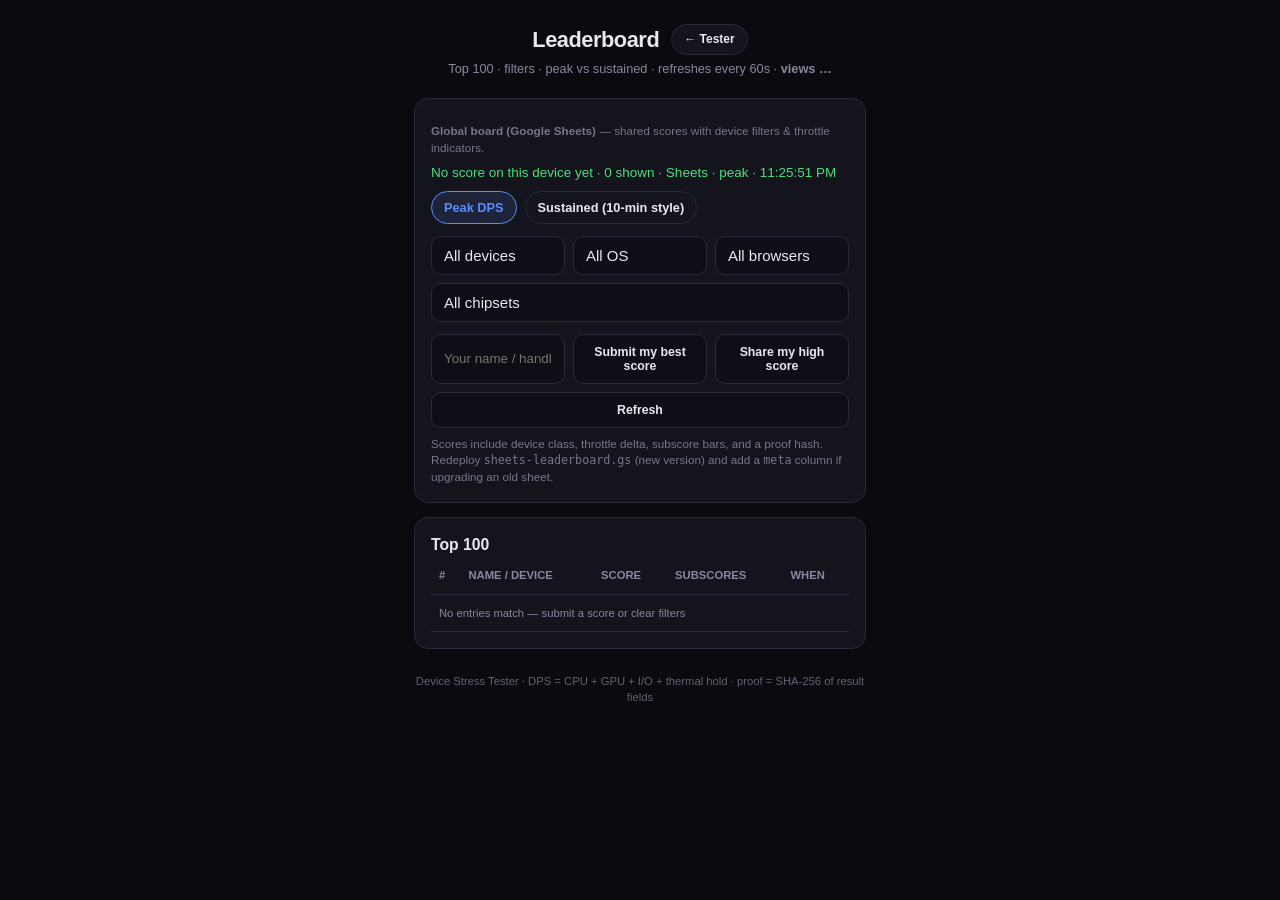
<file: leaderboard.html>
<!DOCTYPE html>
<html lang="en">
<head>
  <meta charset="UTF-8" />
  <meta name="viewport" content="width=device-width, initial-scale=1, maximum-scale=1, user-scalable=no, viewport-fit=cover" />
  <meta name="theme-color" content="#0a0a0f" />
  <title>Leaderboard — Device Stress Tester</title>
  <link rel="stylesheet" href="styles.css?v=42" />
  <style>
    .lb-table { width: 100%; border-collapse: collapse; font-size: 0.88rem; }
    .lb-table th, .lb-table td { padding: 10px 8px; text-align: left; border-bottom: 1px solid var(--border); vertical-align: top; }
    .lb-table th { color: var(--muted); font-weight: 600; font-size: 0.75rem; text-transform: uppercase; }
    .lb-table tr:hover td { background: var(--input-bg); }
    .lb-rank { font-weight: 700; color: var(--accent); width: 2.5rem; }
    .lb-score { font-weight: 700; font-variant-numeric: tabular-nums; white-space: nowrap; }
    .lb-meta { color: var(--muted); font-size: 0.75rem; }
    .lb-name { font-weight: 600; }
    .lb-device { margin-top: 4px; font-size: 0.8rem; opacity: 0.9; line-height: 1.35; max-width: 28rem; word-break: break-word; }
    .lb-you { outline: 1px solid var(--accent); border-radius: 8px; }
    .lb-form { display: flex; flex-wrap: wrap; gap: 8px; margin-top: 12px; }
    .lb-form input[type="text"], .lb-filters select {
      flex: 1; min-width: 120px; padding: 10px 12px; border-radius: 10px;
      border: 1px solid var(--border); background: var(--input-bg); color: var(--text);
    }
    .lb-filters { display: flex; flex-wrap: wrap; gap: 8px; margin-top: 12px; }
    .throttle-pill {
      display: inline-block; margin-top: 4px; padding: 2px 8px; border-radius: 999px;
      font-size: 0.72rem; font-weight: 600;
    }
    .throttle-good { background: rgba(52, 211, 153, 0.2); color: #34d399; }
    .throttle-mid { background: rgba(251, 191, 36, 0.2); color: #fbbf24; }
    .throttle-bad { background: rgba(248, 113, 113, 0.2); color: #f87171; }
    .sub-bars { margin-top: 8px; display: grid; gap: 4px; min-width: 140px; }
    .sub-row { display: grid; grid-template-columns: 52px 1fr 36px; gap: 6px; align-items: center; font-size: 0.7rem; color: var(--muted); }
    .sub-track { height: 6px; border-radius: 4px; background: var(--border); overflow: hidden; }
    .sub-fill { height: 100%; border-radius: 4px; }
    .sub-fill.cpu { background: #5b8cff; }
    .sub-fill.gpu { background: #34d399; }
    .sub-fill.io { background: #fbbf24; }
    .sub-fill.th { background: #a78bfa; }
    .mode-tabs { display: flex; gap: 8px; flex-wrap: wrap; margin-top: 8px; }
    .mode-tabs button {
      padding: 8px 12px; border-radius: 999px; border: 1px solid var(--border);
      background: transparent; color: var(--text); cursor: pointer; font-weight: 600; font-size: 0.85rem;
    }
    .mode-tabs button.active { border-color: var(--accent); color: var(--accent); background: rgba(91,140,255,0.12); }
    .proof { font-family: ui-monospace, monospace; font-size: 0.65rem; color: var(--muted); margin-top: 4px; }
  </style>
  <script src="config.js"></script>
</head>
<body>
  <div class="app">
    <header>
      <div class="header-row">
        <h1>Leaderboard</h1>
        <a class="theme-btn" href="index.html" style="text-decoration:none">← Tester</a>
      </div>
      <p class="subtitle">Top 100 · filters · peak vs sustained · refreshes every 60s · <span id="viewCounter" class="view-counter">views …</span></p>
    </header>

    <section class="card card-span-all">
      <p class="hint" id="lbModeHint">Checking backend…</p>
      <p class="status" id="lbStatus">Loading…</p>
      <div class="mode-tabs" id="scoreModeTabs">
        <button type="button" data-mode="peak" class="active">Peak DPS</button>
        <button type="button" data-mode="sustained">Sustained (10‑min style)</button>
      </div>
      <div class="lb-filters">
        <select id="fForm"><option value="">All devices</option><option value="mobile">Mobile</option><option value="tablet">Tablet</option><option value="desktop">Desktop</option></select>
        <select id="fOs"><option value="">All OS</option><option value="android">Android</option><option value="ios">iOS</option><option value="macos">macOS</option><option value="windows">Windows</option><option value="linux">Linux</option></select>
        <select id="fBrowser"><option value="">All browsers</option><option value="chrome">Chrome</option><option value="safari">Safari</option><option value="firefox">Firefox</option><option value="edge">Edge</option></select>
        <select id="fChip"><option value="">All chipsets</option><option value="apple">Apple Silicon / Apple</option><option value="mobile-soc">Mobile SoC</option><option value="x86">Intel / AMD (x86)</option></select>
      </div>
      <div class="lb-form">
        <input type="text" id="lbName" maxlength="24" placeholder="Your name / handle" />
        <button type="button" class="export-btn" id="lbSubmit">Submit my best score</button>
        <button type="button" class="export-btn" id="lbShare">Share my high score</button>
        <button type="button" class="export-btn" id="lbRefresh">Refresh</button>
      </div>
      <p class="hint" style="margin-top:8px">
        Scores include device class, throttle delta, subscore bars, and a proof hash.
        Redeploy <code>sheets-leaderboard.gs</code> (new version) and add a <code>meta</code> column if upgrading an old sheet.
      </p>
    </section>

    <section class="card card-span-all">
      <h2>Top 100</h2>
      <table class="lb-table">
        <thead>
          <tr><th>#</th><th>Name / device</th><th>Score</th><th>Subscores</th><th>When</th></tr>
        </thead>
        <tbody id="lbBody">
          <tr><td colspan="5" class="lb-meta">No entries yet</td></tr>
        </tbody>
      </table>
    </section>

    <footer class="card-span-all">
      <p class="small">Device Stress Tester · DPS = CPU + GPU + I/O + thermal hold · proof = SHA-256 of result fields</p>
    </footer>
  </div>
  <script>
(function () {
  const STORAGE_KEY = "dst-leaderboard-v1";
  const BEST_KEY = "dst-best-score-v1";
  const MAX = 100;
  const cfg = window.DST_CONFIG || {};
  const SHEETS_URL = (cfg.sheetsLeaderboardUrl || "").trim();
  const useSheets = /^https:\/\/script\.google\.com\//.test(SHEETS_URL);

  let remoteEntries = null;
  let scoreMode = "peak"; // peak | sustained

  function loadLocalBoard() {
    try {
      const raw = localStorage.getItem(STORAGE_KEY);
      const arr = raw ? JSON.parse(raw) : [];
      return Array.isArray(arr) ? arr : [];
    } catch (_) {
      return [];
    }
  }

  function saveLocalBoard(arr) {
    localStorage.setItem(STORAGE_KEY, JSON.stringify(arr.slice(0, MAX)));
  }

  function getBest() {
    try {
      const raw = localStorage.getItem(BEST_KEY);
      return raw ? JSON.parse(raw) : null;
    } catch (_) {
      return null;
    }
  }

  function formatDps(n) {
    if (n == null || !isFinite(n)) return "—";
    const x = Math.round(Number(n) * 1000) / 1000;
    if (Math.abs(x - Math.round(x)) < 1e-9) return String(Math.round(x));
    return x.toFixed(3);
  }

  function escapeHtml(s) {
    return String(s)
      .replace(/&/g, "&amp;")
      .replace(/</g, "&lt;")
      .replace(/>/g, "&gt;")
      .replace(/"/g, "&quot;");
  }

  function modeHint() {
    const el = document.getElementById("lbModeHint");
    if (!el) return;
    el.innerHTML = useSheets
      ? "<strong>Global board (Google Sheets)</strong> — shared scores with device filters &amp; throttle indicators."
      : "<strong>Local board</strong> — set <code>config.js</code> → <code>sheetsLeaderboardUrl</code> for global.";
  }

  function entrySortScore(e) {
    if (scoreMode === "sustained") {
      return Number(e.sustainedScore || 0) || Number(e.score || 0);
    }
    return Number(e.peakScore != null ? e.peakScore : e.score) || 0;
  }

  function currentBoard() {
    let board = useSheets && remoteEntries ? remoteEntries.slice() : loadLocalBoard();
    const form = document.getElementById("fForm").value;
    const os = document.getElementById("fOs").value;
    const browser = document.getElementById("fBrowser").value;
    const chip = document.getElementById("fChip").value;
    board = board.filter((e) => {
      if (form && e.form !== form) {
        // fallback: infer from device string for old rows
        if (form === "mobile" && !/Android|iPhone|Mobile/i.test(e.device || "")) return false;
        if (form === "desktop" && /Android|iPhone|iPad|Mobile/i.test(e.device || "")) return false;
        if (e.form && e.form !== form) return false;
        if (!e.form) {
          if (form === "mobile" && !/Android|iPhone|Mobile/i.test(e.device || "")) return false;
          if (form === "desktop" && /Android|iPhone|Mobile/i.test(e.device || "")) return false;
        }
      }
      if (os && e.os !== os) {
        if (!e.os) {
          const d = e.device || "";
          if (os === "android" && !/Android/i.test(d)) return false;
          if (os === "ios" && !/iPhone|iPad|iOS/i.test(d)) return false;
          if (os === "macos" && !/Mac/i.test(d)) return false;
          if (os === "windows" && !/Windows/i.test(d)) return false;
          if (os === "linux" && !/Linux/i.test(d)) return false;
        } else return false;
      }
      if (browser && e.browser !== browser) {
        if (!e.browser) {
          const d = e.device || "";
          if (browser === "chrome" && !/Chrome/i.test(d)) return false;
          if (browser === "safari" && !/Safari/i.test(d)) return false;
          if (browser === "firefox" && !/Firefox/i.test(d)) return false;
          if (browser === "edge" && !/Edge/i.test(d)) return false;
        } else return false;
      }
      if (chip && e.chipset !== chip) {
        if (!e.chipset) return true; // keep unknown on chip filter soft
        return false;
      }
      return true;
    });
    board.sort((a, b) => entrySortScore(b) - entrySortScore(a));
    return board.slice(0, MAX);
  }

  function throttlePill(pct) {
    if (pct == null || !isFinite(pct)) {
      return '<span class="throttle-pill throttle-mid">throttle n/a</span>';
    }
    const n = Number(pct);
    let cls = "throttle-good";
    let icon = "🟢";
    if (n > 15 && n <= 30) {
      cls = "throttle-mid";
      icon = "🟡";
    } else if (n > 30) {
      cls = "throttle-bad";
      icon = "🔴";
    }
    return (
      '<span class="throttle-pill ' +
      cls +
      '">' +
      icon +
      " " +
      (n >= 0 ? "−" : "") +
      Math.abs(n).toFixed(0) +
      "% throttle</span>"
    );
  }

  function subBars(e) {
    const b = e.breakdown || {};
    const caps = { cpu: 3500, gpu: 3000, io: 2000, thermal: 1500 };
    const rows = [
      ["CPU", b.cpu, caps.cpu, "cpu"],
      ["GPU", b.gpu, caps.gpu, "gpu"],
      ["I/O", b.io, caps.io, "io"],
      ["Therm", b.thermal, caps.thermal, "th"],
    ];
    return (
      '<div class="sub-bars">' +
      rows
        .map(([label, val, cap, cls]) => {
          const v = Number(val) || 0;
          const pct = Math.max(0, Math.min(100, (v / cap) * 100));
          return (
            '<div class="sub-row"><span>' +
            label +
            '</span><div class="sub-track"><div class="sub-fill ' +
            cls +
            '" style="width:' +
            pct +
            '%"></div></div><span>' +
            v +
            "</span></div>"
          );
        })
        .join("") +
      "</div>"
    );
  }

  function render() {
    const board = currentBoard();
    const body = document.getElementById("lbBody");
    const status = document.getElementById("lbStatus");
    const best = getBest();
    if (!board.length) {
      body.innerHTML =
        '<tr><td colspan="5" class="lb-meta">No entries match — submit a score or clear filters</td></tr>';
    } else {
      body.innerHTML = board
        .map((e, i) => {
          const you = best && e.id === best.id ? ' class="lb-you"' : "";
          const when = e.at ? new Date(e.at).toLocaleString() : "—";
          const score = entrySortScore(e);
          const peak = e.peakScore != null ? e.peakScore : e.score;
          const sust = e.sustainedScore || 0;
          const caps = e.capabilities
            ? " · WebGPU " + (e.capabilities.webgpu ? "yes" : "no") +
              (e.cores ? " · " + e.cores + "c" : "")
            : e.cores
              ? " · " + e.cores + "c"
              : "";
          return (
            "<tr" +
            you +
            ">" +
            '<td class="lb-rank">' +
            (i + 1) +
            "</td>" +
            "<td>" +
            "<div class='lb-name'>" +
            escapeHtml(e.name || "Anon") +
            (you ? " <span class='lb-meta'>(you)</span>" : "") +
            "</div>" +
            "<div class='lb-device'>" +
            escapeHtml(e.device || "Unknown device") +
            escapeHtml(caps) +
            "</div>" +
            (e.proof
              ? "<div class='proof'>proof " + escapeHtml(String(e.proof).slice(0, 16)) + "…</div>"
              : "") +
            "</td>" +
            '<td class="lb-score">' +
            formatDps(score) +
            "<div class='lb-meta'>peak " +
            formatDps(peak) +
            " · sust " +
            formatDps(sust) +
            "</div>" +
            throttlePill(e.throttlePct) +
            "</td>" +
            "<td>" +
            subBars(e) +
            "</td>" +
            '<td class="lb-meta">' +
            when +
            "</td>" +
            "</tr>"
          );
        })
        .join("");
    }
    const rank = best
      ? board.findIndex((e) => e.id === best.id) + 1
      : 0;
    status.textContent =
      (best
        ? "Your best: " +
          formatDps(best.score) +
          " peak / " +
          formatDps(best.sustainedScore || 0) +
          " sust" +
          (rank ? " · rank #" + rank : "")
        : "No score on this device yet") +
      " · " +
      board.length +
      " shown · " +
      (useSheets ? "Sheets" : "local") +
      " · " +
      scoreMode +
      " · " +
      new Date().toLocaleTimeString();
    status.className = "status on";
  }

  async function fetchRemote() {
    if (!useSheets) {
      remoteEntries = null;
      render();
      return;
    }
    try {
      const res = await fetch(SHEETS_URL + "?action=list", {
        method: "GET",
        redirect: "follow",
      });
      const data = await res.json();
      if (data && data.ok && Array.isArray(data.entries)) {
        remoteEntries = data.entries;
        if (data.views != null) {
          const vc = document.getElementById("viewCounter");
          if (vc) {
            const x = Math.floor(Number(data.views));
            vc.textContent =
              (x >= 1e4 ? (x / 1e3).toFixed(1).replace(/\.0$/, "") + "k" : x.toLocaleString()) +
              " views";
          }
        }
      } else {
        throw new Error((data && data.error) || "Bad response");
      }
    } catch (err) {
      const status = document.getElementById("lbStatus");
      status.textContent =
        "Sheets fetch failed: " + (err.message || err) + " — local fallback";
      status.className = "status warn";
      remoteEntries = loadLocalBoard();
    }
    render();
  }

  async function submit() {
    const best = getBest();
    if (!best || !best.score) {
      alert("No score saved yet. Run stress on the tester first.");
      return;
    }
    const name = (document.getElementById("lbName").value || "").trim() || "Anon";
    const entry = {
      ...best,
      name: name.slice(0, 24),
      at: new Date().toISOString(),
    };
    try {
      localStorage.setItem(BEST_KEY, JSON.stringify(entry));
    } catch (_) {}

    if (useSheets) {
      const status = document.getElementById("lbStatus");
      status.textContent = "Submitting to Google Sheets…";
      status.className = "status on";
      try {
        const res = await fetch(SHEETS_URL, {
          method: "POST",
          body: JSON.stringify({ action: "submit", ...entry }),
          headers: { "Content-Type": "text/plain;charset=utf-8" },
          redirect: "follow",
        });
        const data = await res.json();
        if (!data.ok) throw new Error(data.error || "Submit failed");
        remoteEntries = data.entries || remoteEntries;
        render();
        status.textContent =
          "Submitted · rank #" + (data.rank || "?") + " · " + new Date().toLocaleTimeString();
      } catch (err) {
        const board = loadLocalBoard().filter((e) => e.id !== entry.id);
        board.push(entry);
        board.sort((a, b) => entrySortScore(b) - entrySortScore(a));
        saveLocalBoard(board);
        status.textContent =
          "Sheets submit failed (" + (err.message || err) + ") — saved locally";
        status.className = "status warn";
        render();
      }
      return;
    }

    const board = loadLocalBoard().filter((e) => e.id !== entry.id);
    board.push(entry);
    board.sort((a, b) => entrySortScore(b) - entrySortScore(a));
    saveLocalBoard(board);
    render();
  }

  document.getElementById("lbSubmit").addEventListener("click", submit);
  document.getElementById("lbShare")?.addEventListener("click", async () => {
    const best = getBest();
    if (!best || !best.score) {
      alert("No high score on this device yet.");
      return;
    }
    function fmt(n) {
      if (n == null || !isFinite(n)) return "—";
      const x = Math.round(Number(n) * 1000) / 1000;
      if (Math.abs(x - Math.round(x)) < 1e-9) return String(Math.round(x));
      return x.toFixed(3);
    }
    const site = location.origin + location.pathname.replace(/leaderboard\.html$/i, "");
    const text = [
      "Think you can beat my " + fmt(best.score) + " DPS?",
      "My setup: " + (best.device || "unknown device"),
      "",
      "Run the Device Stress Tester Benchmark and prove it 🔥",
      site + "#profile=benchmark",
      "Leaderboard: " + location.href.split("#")[0],
    ].join("\n");
    try {
      if (navigator.share) {
        await navigator.share({ title: "Beat my stress-test score", text: text });
        return;
      }
    } catch (e) {
      if (e && e.name === "AbortError") return;
    }
    try {
      await navigator.clipboard.writeText(text);
      const b = document.getElementById("lbShare");
      if (b) {
        b.textContent = "Copied!";
        setTimeout(() => { b.textContent = "Share my high score"; }, 1600);
      }
    } catch (_) {
      alert("Could not share/copy");
    }
  });

  document.getElementById("lbRefresh").addEventListener("click", () => {
    if (useSheets) fetchRemote();
    else render();
  });
  ["fForm", "fOs", "fBrowser", "fChip"].forEach((id) => {
    document.getElementById(id).addEventListener("change", render);
  });
  document.getElementById("scoreModeTabs").addEventListener("click", (e) => {
    const btn = e.target.closest("button[data-mode]");
    if (!btn) return;
    scoreMode = btn.getAttribute("data-mode");
    document.querySelectorAll("#scoreModeTabs button").forEach((b) => {
      b.classList.toggle("active", b === btn);
    });
    render();
  });

  modeHint();
  if (useSheets) fetchRemote();
  else render();
  setInterval(() => {
    if (useSheets) fetchRemote();
    else render();
  }, 60_000);
})();
  </script>
</body>
</html>
</file>
<file: styles.css>
:root {
  --bg: #0a0a0f;
  --card: #14141c;
  --border: #2a2a3a;
  --text: #e8e8f0;
  --muted: #8888a0;
  --accent: #5b8cff;
  --accent-dim: #3a5aab;
  --danger: #ff5b5b;
  --success: #4ade80;
  --radius: 14px;
  --power-grad-a: #16162a;
  --power-grad-b: #12121c;
  --input-bg: #0e0e16;
  --switch-off: #2a2a3a;
}

html.light {
  --bg: #f2f3f7;
  --card: #ffffff;
  --border: #d8dbe3;
  --text: #1a1b22;
  --muted: #6b7080;
  --accent: #3b6ef5;
  --accent-dim: #2a52c4;
  --danger: #e03e3e;
  --success: #1a9e4a;
  --power-grad-a: #eef1ff;
  --power-grad-b: #f7f8fc;
  --input-bg: #f0f2f7;
  --switch-off: #c5c9d4;
}

* {
  box-sizing: border-box;
  margin: 0;
  padding: 0;
  -webkit-tap-highlight-color: transparent;
}

html, body {
  height: 100%;
  background: var(--bg);
  color: var(--text);
  font-family: -apple-system, BlinkMacSystemFont, "Segoe UI", Roboto, Helvetica, Arial, sans-serif;
  font-size: 15px;
  line-height: 1.45;
  overscroll-behavior: none;
}

.app {
  max-width: 480px;
  margin: 0 auto;
  padding: 16px 14px 40px;
  padding-bottom: calc(40px + env(safe-area-inset-bottom));
}

/* PC multi-column mode */
html.pc-mode .app {
  max-width: min(1400px, 100%);
  display: grid;
  grid-template-columns: repeat(2, minmax(0, 1fr));
  gap: 14px;
  align-items: start;
  padding: 20px 20px 48px;
}

html.pc-mode .app > header,
html.pc-mode .app > footer,
html.pc-mode .app > .card-span-all {
  grid-column: 1 / -1;
}

html.pc-mode .app > .card {
  margin: 0;
  height: 100%;
}

@media (min-width: 1100px) {
  html.pc-mode .app {
    grid-template-columns: repeat(3, minmax(0, 1fr));
  }
}

@media (min-width: 1500px) {
  html.pc-mode .app {
    grid-template-columns: repeat(4, minmax(0, 1fr));
    max-width: 1600px;
  }
}

html.pc-mode .theme-btn#pcModeToggle {
  border-color: var(--accent);
  color: var(--accent);
}

html.pc-mode header h1 {
  font-size: 1.7rem;
}

header {
  text-align: center;
  margin-bottom: 20px;
  padding-top: 8px;
}

.header-row {
  display: flex;
  align-items: center;
  justify-content: center;
  gap: 12px;
  flex-wrap: wrap;
}

header h1 {
  font-size: 1.45rem;
  font-weight: 700;
  letter-spacing: -0.02em;
}

.theme-btn {
  border: 1px solid var(--border);
  background: var(--card);
  color: var(--text);
  border-radius: 999px;
  padding: 6px 12px;
  font-size: 0.8rem;
  font-weight: 600;
  cursor: pointer;
}

.theme-btn:active {
  opacity: 0.85;
}

.subtitle {
  color: var(--muted);
  font-size: 0.85rem;
  margin-top: 4px;
}

.build-tag {
  display: inline-block;
  font-size: 0.7rem;
  opacity: 0.6;
  margin-left: 4px;
  vertical-align: middle;
}

.card {
  background: var(--card);
  border: 1px solid var(--border);
  border-radius: var(--radius);
  padding: 16px;
  margin-bottom: 14px;
}

.card-header {
  display: flex;
  align-items: center;
  justify-content: space-between;
  gap: 12px;
  margin-bottom: 8px;
}

.card h2 {
  font-size: 1.05rem;
  font-weight: 600;
}

.status {
  font-size: 0.9rem;
  color: var(--muted);
  margin-top: 6px;
}

.hint {
  font-size: 0.78rem;
  color: var(--muted);
  margin-top: 8px;
  opacity: 0.85;
}

.hint-inline {
  font-size: 0.75rem;
  color: var(--muted);
  margin-left: 6px;
}

/* Power */
.power-card {
  text-align: center;
  background: linear-gradient(145deg, var(--power-grad-a), var(--power-grad-b));
}

.power-display {
  font-size: 2.6rem;
  font-weight: 700;
  letter-spacing: -0.03em;
  color: var(--accent);
  margin: 6px 0 4px;
}

.power-display .unit {
  font-size: 1.1rem;
  font-weight: 500;
  color: var(--muted);
  margin-left: 4px;
}

.battery-stats {
  margin-top: 14px;
  padding-top: 12px;
  border-top: 1px solid var(--border);
  text-align: left;
}

.battery-row {
  display: flex;
  justify-content: space-between;
  align-items: baseline;
  gap: 12px;
  font-size: 0.9rem;
  padding: 4px 0;
  color: var(--muted);
}

.battery-row span:last-child {
  color: var(--text);
  font-variant-numeric: tabular-nums;
  font-weight: 600;
}

/* Toggle switch */
.switch {
  position: relative;
  display: inline-block;
  width: 52px;
  height: 30px;
  flex-shrink: 0;
}

.switch input {
  opacity: 0;
  width: 0;
  height: 0;
}

.slider {
  position: absolute;
  cursor: pointer;
  inset: 0;
  background: var(--switch-off);
  border-radius: 30px;
  transition: 0.2s;
}

.slider::before {
  position: absolute;
  content: "";
  height: 24px;
  width: 24px;
  left: 3px;
  bottom: 3px;
  background: #fff;
  border-radius: 50%;
  transition: 0.2s;
}

.switch input:checked + .slider {
  background: var(--accent);
}

.switch input:checked + .slider::before {
  transform: translateX(22px);
}

/* Camera */
.camera-wrap {
  position: relative;
  width: 100%;
  aspect-ratio: 4 / 3;
  background: #000;
  border-radius: 10px;
  overflow: hidden;
  margin: 10px 0 4px;
  display: none;
}

.camera-wrap.active {
  display: block;
}

#cameraPreview {
  width: 100%;
  height: 100%;
  object-fit: cover;
}

/* Fractal canvas */
#fractalCanvas {
  display: block;
  width: 100%;
  max-width: 360px;
  margin: 10px auto 4px;
  border-radius: 10px;
  background: #000;
  image-rendering: pixelated;
}

/* Controls */
.controls {
  display: flex;
  flex-direction: column;
  gap: 12px;
  margin-top: 10px;
}

.controls label {
  display: flex;
  flex-direction: column;
  gap: 6px;
  font-size: 0.9rem;
}

input[type="range"] {
  width: 100%;
  height: 28px;
  -webkit-appearance: none;
  appearance: none;
  background: transparent;
}

input[type="range"]::-webkit-slider-runnable-track {
  height: 6px;
  background: var(--switch-off);
  border-radius: 3px;
}

input[type="range"]::-webkit-slider-thumb {
  -webkit-appearance: none;
  width: 22px;
  height: 22px;
  border-radius: 50%;
  background: var(--accent);
  margin-top: -8px;
  cursor: pointer;
}

input[type="number"],
select {
  width: 100%;
  padding: 10px 12px;
  border-radius: 8px;
  border: 1px solid var(--border);
  background: var(--input-bg);
  color: var(--text);
  font-size: 1rem;
}

select {
  appearance: none;
  -webkit-appearance: none;
  background-image: url("data:image/svg+xml,%3Csvg xmlns='http://www.w3.org/2000/svg' width='12' height='8' viewBox='0 0 12 8'%3E%3Cpath fill='%238888a0' d='M1 1l5 5 5-5'/%3E%3C/svg%3E");
  background-repeat: no-repeat;
  background-position: right 12px center;
  padding-right: 36px;
}

/* Microphone meters */
.mic-meters {
  display: flex;
  flex-direction: column;
  gap: 12px;
  margin: 10px 0 4px;
}

.mic-meter {
  display: grid;
  grid-template-columns: 100px 1fr 64px;
  align-items: center;
  gap: 8px;
}

.mic-label {
  font-size: 0.82rem;
  color: var(--muted);
}

.mic-bar-wrap {
  height: 10px;
  background: var(--switch-off);
  border-radius: 5px;
  overflow: hidden;
}

.mic-bar {
  height: 100%;
  width: 0%;
  background: var(--accent);
  border-radius: 5px;
  transition: width 0.08s linear;
}

.mic-bar-freq {
  background: var(--success);
}

.mic-readout {
  font-size: 0.82rem;
  font-variant-numeric: tabular-nums;
  text-align: right;
  color: var(--text);
}

/* Presets & export */
.preset-btns {
  display: grid;
  grid-template-columns: 1fr 1fr;
  gap: 8px;
  margin: 10px 0;
}

@media (min-width: 420px) {
  .preset-btns {
    grid-template-columns: 1fr 1fr 1fr 1fr;
  }
}

.preset-btn {
  border: 1px solid var(--border);
  background: var(--input-bg);
  color: var(--text);
  border-radius: 12px;
  padding: 12px 8px;
  font-size: 0.82rem;
  font-weight: 600;
  cursor: pointer;
  line-height: 1.3;
}

.preset-btn span {
  display: block;
  font-size: 0.72rem;
  font-weight: 500;
  color: var(--muted);
  margin-top: 4px;
}

.preset-btn-danger {
  border-color: var(--danger);
  color: var(--danger);
}

.preset-btn-max {
  border-color: #a855f7;
  color: #c084fc;
  background: rgba(168, 85, 247, 0.12);
}

html.light .preset-btn-max {
  color: #7e22ce;
  background: rgba(168, 85, 247, 0.1);
}

.preset-abort {
  width: 100%;
  margin-top: 8px;
  padding: 10px;
  border-radius: 10px;
  border: 1px solid var(--danger);
  background: transparent;
  color: var(--danger);
  font-weight: 600;
  cursor: pointer;
}

.spawn-bar {
  margin-top: 12px;
  padding: 12px;
  border-radius: 12px;
  border: 1px solid var(--accent);
  background: rgba(91, 140, 255, 0.12);
  display: flex;
  flex-direction: column;
  gap: 8px;
}

.spawn-bar[hidden] {
  display: none !important;
}

.spawn-bar p {
  margin: 0;
  font-size: 0.9rem;
  color: var(--text);
}

#spawnNextBtn {
  width: 100%;
  border-color: var(--accent);
  color: var(--accent);
  font-size: 1rem;
  padding: 12px;
}

.export-row {
  display: flex;
  flex-wrap: wrap;
  gap: 8px;
  margin-top: 12px;
}

.export-btn {
  flex: 1;
  min-width: 100px;
  padding: 10px 12px;
  border-radius: 10px;
  border: 1px solid var(--border);
  background: var(--input-bg);
  color: var(--text);
  font-size: 0.82rem;
  font-weight: 600;
  cursor: pointer;
}

.throttle-stats {
  margin-top: 8px;
}

.scorecard-pre {
  white-space: pre-wrap;
  font-family: ui-monospace, SFMono-Regular, Menlo, Consolas, monospace;
  font-size: 0.78rem;
  line-height: 1.45;
  background: var(--input-bg);
  border: 1px solid var(--border);
  border-radius: 10px;
  padding: 12px;
  margin: 8px 0 10px;
  color: var(--text);
}

/* Motion sensors */
.sensor-grid {
  display: grid;
  grid-template-columns: 1fr;
  gap: 10px;
  margin: 10px 0 6px;
}

@media (min-width: 380px) {
  .sensor-grid {
    grid-template-columns: 1fr 1fr 1fr;
  }
}

.sensor-block {
  background: var(--input-bg);
  border: 1px solid var(--border);
  border-radius: 10px;
  padding: 10px;
}

.sensor-block h3 {
  font-size: 0.8rem;
  font-weight: 600;
  margin-bottom: 6px;
  color: var(--muted);
}

.sensor-line {
  font-size: 0.78rem;
  font-variant-numeric: tabular-nums;
  color: var(--muted);
  margin: 2px 0;
}

.sensor-line span {
  color: var(--text);
  font-weight: 600;
  float: right;
}

.touch-pad {
  margin-top: 10px;
  height: 120px;
  border-radius: 12px;
  border: 1px dashed var(--border);
  background: var(--input-bg);
  display: flex;
  align-items: center;
  justify-content: center;
  color: var(--muted);
  font-size: 0.85rem;
  touch-action: none;
  user-select: none;
}

#ispWrap {
  display: none;
  position: relative;
}

#ispWrap.active {
  display: block;
}

#ispWrap video {
  width: 100%;
  height: 100%;
  object-fit: cover;
  opacity: 0.35;
}

#ispCanvas {
  position: absolute;
  inset: 0;
  width: 100%;
  height: 100%;
}

#vrrCanvas {
  display: block;
  width: 100%;
  max-width: 360px;
  margin: 10px auto 4px;
  border-radius: 10px;
  background: #000;
}

.panel-overlay {
  position: fixed;
  inset: 0;
  z-index: 99990;
  touch-action: none;
}

.panel-overlay[hidden] {
  display: none !important;
}

.panel-close {
  position: absolute;
  top: max(12px, env(safe-area-inset-top));
  right: max(12px, env(safe-area-inset-right));
  width: 44px;
  height: 44px;
  border: none;
  border-radius: 50%;
  background: rgba(128, 128, 128, 0.4);
  color: #fff;
  font-size: 28px;
  z-index: 99991;
  cursor: pointer;
}

/* Eclipse Void full-screen blank */
.void-overlay {
  position: fixed;
  inset: 0;
  z-index: 99999;
  background: #000;
  touch-action: manipulation;
  -webkit-user-select: none;
  user-select: none;
}

html.light .void-overlay {
  background: #fff;
}

.void-overlay[hidden] {
  display: none !important;
}

/* HDR white: solid peak-white PQ video stretched over the whole screen */
.void-overlay.hdr {
  background: #fff;
}

.void-hdr-video {
  position: absolute;
  inset: 0;
  width: 100%;
  height: 100%;
  object-fit: fill;
  pointer-events: none;
}

.void-hdr-video[hidden] {
  display: none;
}

.void-close {
  position: absolute;
  top: max(12px, env(safe-area-inset-top));
  right: max(12px, env(safe-area-inset-right));
  width: 44px;
  height: 44px;
  border: none;
  border-radius: 50%;
  background: rgba(128, 128, 128, 0.35);
  color: #888;
  font-size: 28px;
  line-height: 1;
  cursor: pointer;
  z-index: 100000;
  display: flex;
  align-items: center;
  justify-content: center;
  padding: 0;
}

html.light .void-close,
.void-overlay.hdr .void-close {
  background: rgba(0, 0, 0, 0.12);
  color: #666;
}

.void-tap-hint {
  position: absolute;
  left: 50%;
  bottom: max(28px, env(safe-area-inset-bottom));
  transform: translateX(-50%);
  margin: 0;
  padding: 8px 14px;
  border-radius: 999px;
  font-size: 0.85rem;
  font-weight: 600;
  letter-spacing: 0.02em;
  color: rgba(180, 180, 180, 0.85);
  background: rgba(40, 40, 40, 0.35);
  pointer-events: none;
  white-space: nowrap;
}

html.light .void-tap-hint,
.void-overlay.hdr .void-tap-hint {
  color: rgba(80, 80, 80, 0.9);
  background: rgba(0, 0, 0, 0.08);
}

footer {
  text-align: center;
  margin-top: 24px;
  color: var(--muted);
  font-size: 0.82rem;
}

footer .small {
  margin-top: 6px;
  font-size: 0.75rem;
  opacity: 0.7;
}

/* Active status colors */
.status.on {
  color: var(--success);
}

.status.warn {
  color: #fbbf24;
}


/* Stealth mode cover */
.stealth-cover {
  position: fixed;
  inset: 0;
  z-index: 100000;
  background: #f7f7f8;
  color: #1a1a1a;
  overflow: auto;
}
.stealth-cover[hidden] { display: none !important; }
.stealth-panel { min-height: 100%; }
.stealth-panel[hidden] { display: none !important; }
.stealth-blank { background: #fff; min-height: 100vh; }
.stealth-docs {
  max-width: 720px;
  margin: 0 auto;
  padding: 48px 24px 80px;
  font-family: Georgia, "Times New Roman", serif;
  line-height: 1.65;
  background: #fafafa;
}
.stealth-docs h1 { font-size: 1.75rem; font-weight: 600; margin: 0 0 8px; }
.stealth-docs h2 { font-size: 1.15rem; margin: 28px 0 10px; }
.stealth-docs p { margin: 0 0 12px; color: #333; }
.stealth-meta { color: #888; font-size: 0.85rem; margin-bottom: 24px !important; }
.stealth-terminal {
  background: #0c0c0c;
  color: #b0b0b0;
  font-family: ui-monospace, SFMono-Regular, Menlo, Consolas, monospace;
  padding: 16px;
  min-height: 100vh;
  font-size: 0.85rem;
}
.stealth-terminal pre { margin: 0; white-space: pre-wrap; }
.stealth-exit-hint {
  position: fixed;
  top: 4px;
  left: 4px;
  width: 28px;
  height: 28px;
  border: none;
  background: transparent;
  color: transparent;
  cursor: default;
  z-index: 100001;
}
html.stealth-on .app { /* stress UI still runs underneath */ }


.stealth-unlock {
  position: fixed;
  inset: 0;
  z-index: 100002;
  background: rgba(0,0,0,0.45);
  display: flex;
  align-items: center;
  justify-content: center;
  padding: 16px;
}
.stealth-unlock[hidden] { display: none !important; }
.stealth-unlock-box {
  background: #fff;
  color: #111;
  border-radius: 12px;
  padding: 20px;
  width: min(320px, 100%);
  box-shadow: 0 8px 32px rgba(0,0,0,0.25);
}
.stealth-unlock-box p { margin: 0 0 10px; font-size: 0.95rem; }
.stealth-unlock-box input {
  width: 100%;
  padding: 10px 12px;
  border: 1px solid #ccc;
  border-radius: 8px;
  font-size: 1rem;
  box-sizing: border-box;
}
.stealth-unlock-err { color: #c0392b; font-size: 0.85rem !important; }
.stealth-unlock-actions {
  display: flex;
  gap: 8px;
  margin-top: 12px;
}
.stealth-unlock-actions button {
  flex: 1;
  padding: 10px;
  border-radius: 8px;
  border: 1px solid #ccc;
  background: #f3f3f3;
  cursor: pointer;
  font-weight: 600;
}
#stealthUnlockSubmit {
  background: #1a1a1a;
  color: #fff;
  border-color: #1a1a1a;
}


.perf-charts {
  display: grid;
  grid-template-columns: 1fr;
  gap: 12px;
  margin: 12px 0;
}
@media (min-width: 800px) {
  .perf-charts { grid-template-columns: 1fr 1fr; }
}
.perf-chart-wrap h3 {
  margin: 0 0 6px;
  font-size: 0.85rem;
  color: var(--muted);
  font-weight: 600;
}
.perf-chart-wrap canvas {
  width: 100%;
  height: 160px;
  display: block;
  border-radius: 10px;
  background: var(--input-bg);
  border: 1px solid var(--border);
}


.abs-score-card { border-color: var(--accent); }
.abs-score-row {
  display: flex;
  align-items: flex-start;
  justify-content: space-between;
  gap: 16px;
  flex-wrap: wrap;
}
.abs-score-value-wrap {
  text-align: right;
  min-width: 120px;
}
.abs-score-value {
  font-size: 2.6rem;
  font-weight: 800;
  letter-spacing: -0.03em;
  font-variant-numeric: tabular-nums;
  color: var(--accent);
  line-height: 1;
}
.abs-score-unit {
  display: block;
  font-size: 0.75rem;
  color: var(--muted);
  font-weight: 600;
  margin-top: 4px;
}
.abs-score-breakdown {
  display: flex;
  flex-wrap: wrap;
  gap: 10px 16px;
  margin-top: 12px;
  font-size: 0.8rem;
  color: var(--muted);
}
.abs-score-breakdown strong { color: var(--text); }


.view-counter {
  font-variant-numeric: tabular-nums;
  color: var(--muted);
  font-weight: 600;
  white-space: nowrap;
}
</file>
